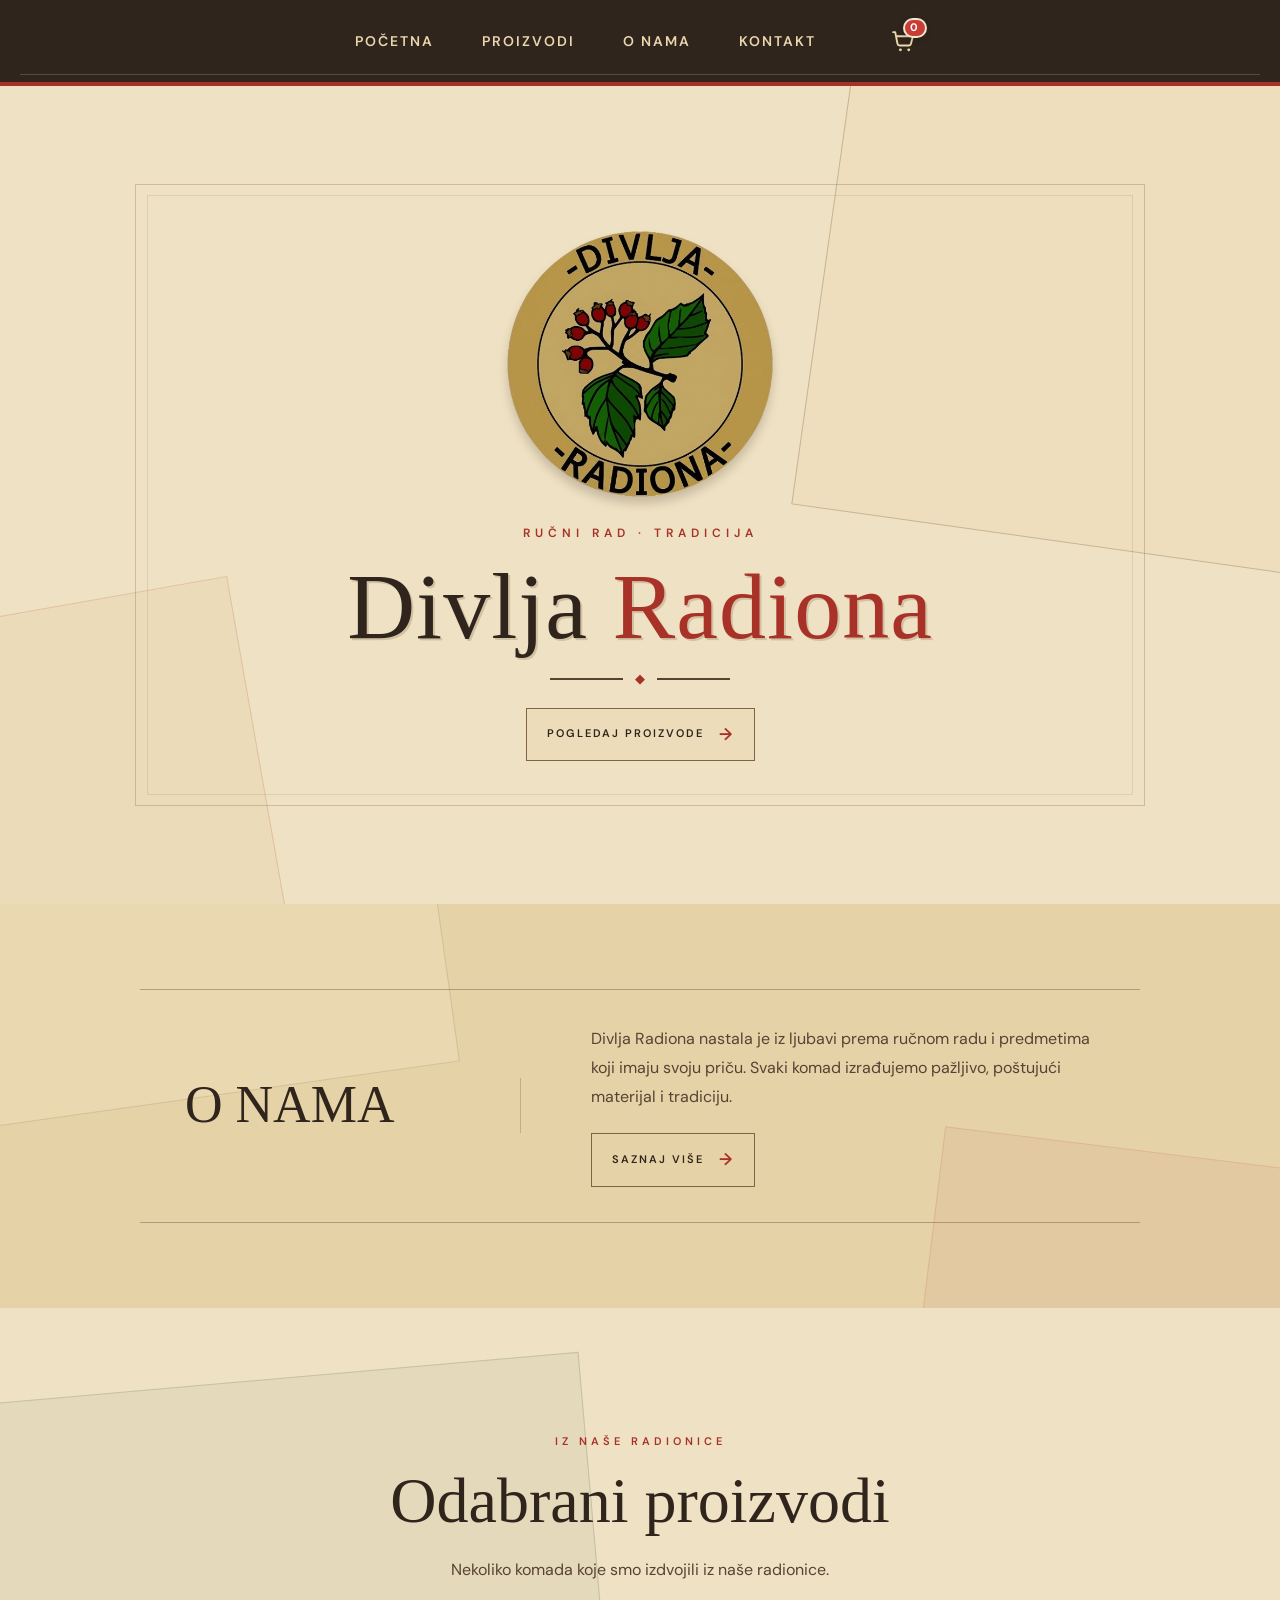
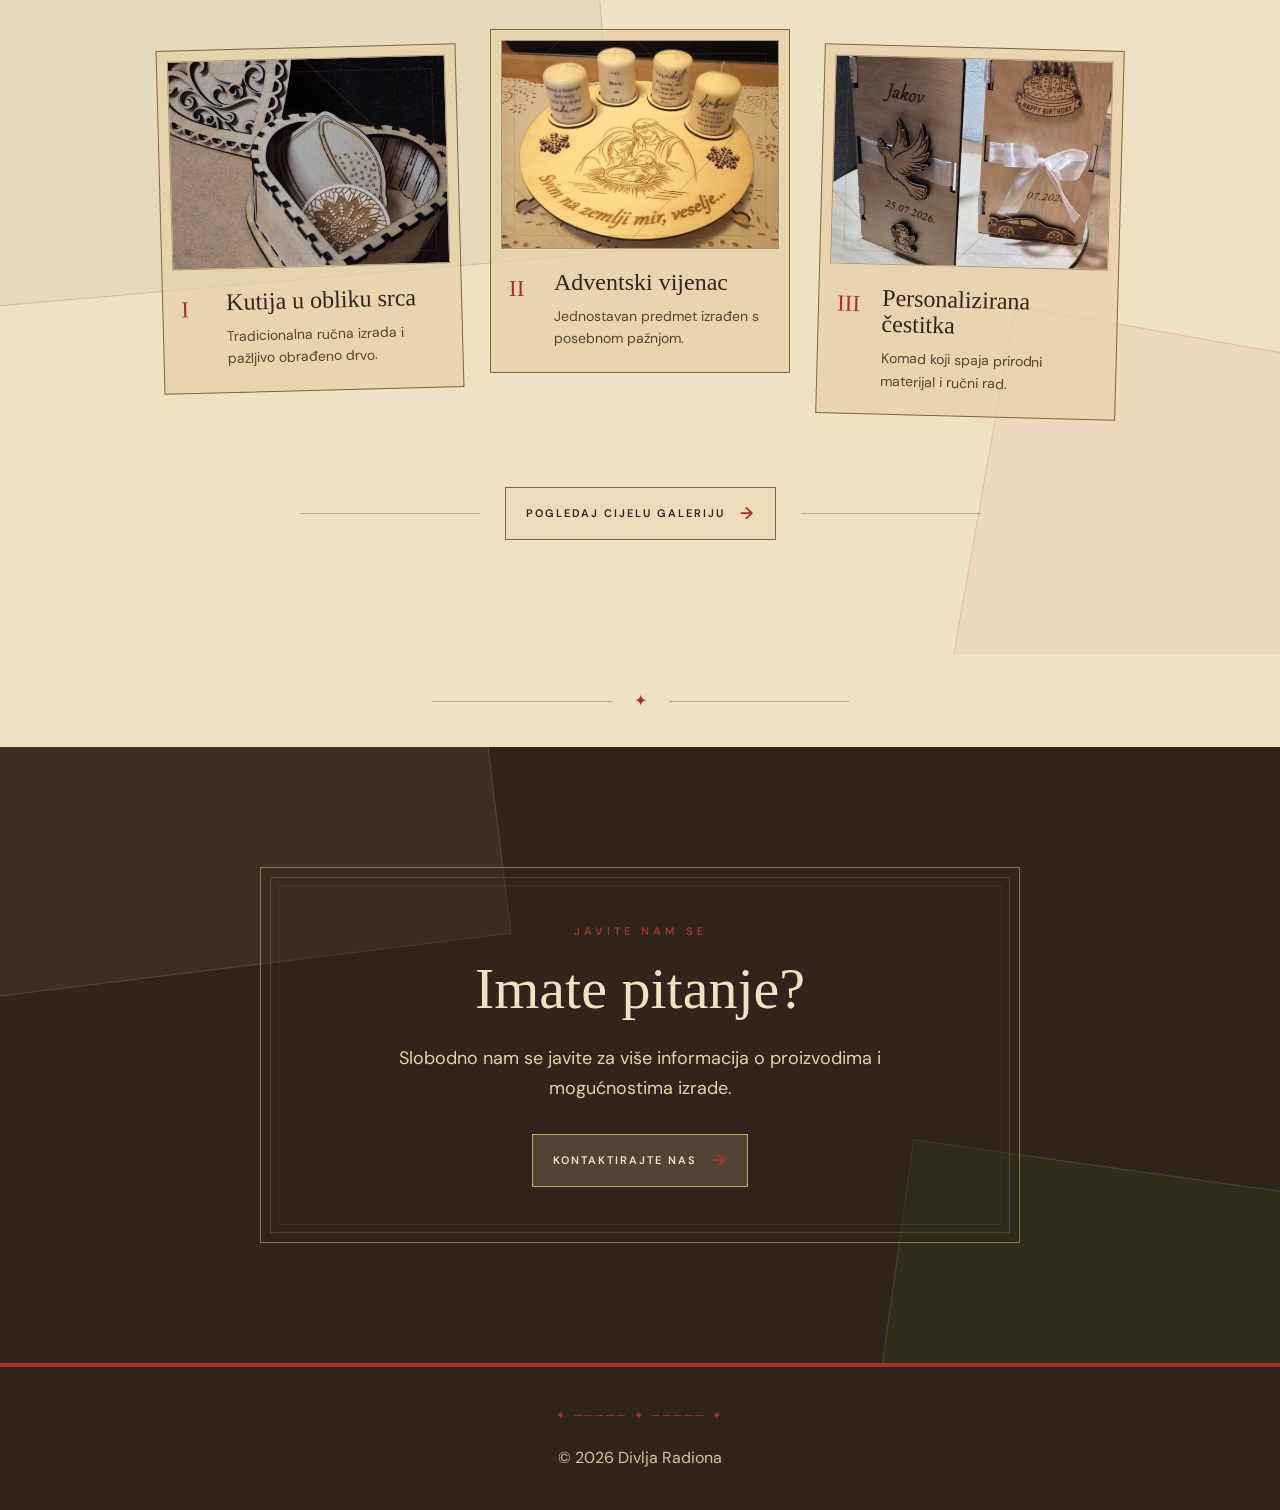
<file: index.html>
<!DOCTYPE html>
<html lang="hr">

<head>
    <meta name="google-site-verification" content="1KBafMCYCl9Ikzpx43Br2Jm6blo0UZtYifGV9FxXc7Y" />
    <meta charset="UTF-8">
    <meta name="viewport" content="width=device-width, initial-scale=1.0">

    <meta name="description" content="Divlja Radiona – ručno izrađeni proizvodi.">

    <link rel="icon" type="image/png" href="images/logo.png">

    <link rel="canonical" href="https://www.divljaradiona.com/">

    <title>Divlja Radiona</title>

    <link rel="preconnect" href="https://fonts.googleapis.com">
    <link rel="preconnect" href="https://fonts.gstatic.com" crossorigin>

    <link href="https://fonts.googleapis.com/css2?family=DM+Sans:wght@400;500;600&family=IM+Fell+English+SC&display=swap" rel="stylesheet">

    <link rel="stylesheet" href="style.css">
</head>

<body>

    <header class="header">
        <div class="nav-container">
            <nav class="navigation">
                <a href="index.html">Početna</a>
                <a href="proizvodi.html">Proizvodi</a>
                <a href="o-nama.html">O nama</a>
                <a href="kontakt.html">Kontakt</a>

                <a href="kosarica.html" class="cart-nav-link" aria-label="Otvori košaricu">
                    <icon-placeholder></icon-placeholder>
                    <svg viewBox="0 0 24 24" aria-hidden="true">
                        <path d="M3 3h2l2.2 11.2a2 2 0 0 0 2 1.6h8.9a2 2 0 0 0 2-1.6L22 7H6"
                            fill="none" stroke="currentColor" stroke-width="1.8"
                            stroke-linecap="round" stroke-linejoin="round"/>
                        <circle cx="10" cy="20" r="1.4" fill="currentColor"/>
                        <circle cx="18" cy="20" r="1.4" fill="currentColor"/>
                    </svg>

                    <span id="cartCount" class="cart-count" hidden>0</span>
                </a>
            </nav>
        </div>
    </header>

    <main>

        <section class="hero" id="pocetna">

            <div class="hero-content">

                <img src="images/logo.png" alt="Divlja Radiona" class="hero-logo">

                <p class="hero-subtitle">
                    RUČNI RAD · TRADICIJA
                </p>

                <h1>
                    Divlja <span>Radiona</span>
                </h1>

                <div class="hero-line"></div>

                <a href="proizvodi.html" class="hero-button">
                    Pogledaj proizvode
                </a>

            </div>

        </section>

        <section class="about-section" id="o-nama">

            <div class="about-inner">

                <div class="about-heading">

                    <h2>O NAMA</h2>

                </div>

                <div class="about-text">

                    <p>
                        Divlja Radiona nastala je iz ljubavi prema
                        ručnom radu i predmetima koji imaju
                        svoju priču. Svaki komad izrađujemo pažljivo,
                        poštujući materijal i tradiciju.
                    </p>

                    <a href="o-nama.html" class="about-button">
                        Saznaj više
                        <span>→</span>
                    </a>

                </div>

            </div>

        </section>

        <section class="products-section" id="proizvodi">

            <div class="products-inner">

                <div class="products-heading">

                    <p class="section-label">
                        IZ NAŠE RADIONICE
                    </p>

                    <h2>
                        Odabrani proizvodi
                    </h2>

                    <p class="products-intro">
                        Nekoliko komada koje smo izdvojili iz naše
                        radionice.
                    </p>

                </div>


                <div class="products-grid">


                    <article class="product-card">

                        <div class="product-image">

                            <img
                                src="images/proizvodi/Kutijasrce2.jpeg"
                                alt="Kutija u obliku srca"
                            >

                        </div>

                        <div class="product-info">

                            <span class="product-number">I</span>

                            <div>

                                <h3>
                                    Kutija u obliku srca
                                </h3>

                                <p>
                                    Tradicionalna ručna izrada
                                    i pažljivo obrađeno drvo.
                                </p>

                            </div>

                        </div>

                    </article>


                    <article class="product-card">

                        <div class="product-image">

                            <img
                                src="images/proizvodi/advent2.jpg"
                                alt="Adventski vijenac"
                            >

                        </div>

                        <div class="product-info">

                            <span class="product-number">II</span>

                            <div>

                                <h3>
                                    Adventski vijenac
                                </h3>

                                <p>
                                    Jednostavan predmet izrađen
                                    s posebnom pažnjom.
                                </p>

                            </div>

                        </div>

                    </article>


                    <article class="product-card">

                        <div class="product-image">

                            <img
                                src="images/proizvodi/čestitke.jpeg"
                                alt="Personalizirana čestitka"
                            >

                        </div>

                        <div class="product-info">

                            <span class="product-number">III</span>

                            <div>

                                <h3>
                                    Personalizirana čestitka
                                </h3>

                                <p>
                                    Komad koji spaja prirodni
                                    materijal i ručni rad.
                                </p>

                            </div>

                        </div>

                    </article>


                </div>


                <div class="products-footer">

                    <div class="products-footer-line"></div>

                    <a href="proizvodi.html" class="gallery-button">
                        Pogledaj cijelu galeriju
                        <span>→</span>
                    </a>

                    <div class="products-footer-line"></div>

                </div>

            </div>

        </section>

        <div class="section-divider">

            <span class="divider-line"></span>

            <span class="divider-symbol">✦</span>

            <span class="divider-line"></span>

        </div>


        <section class="contact-section" id="kontakt">

            <div class="contact-content">

                <p class="section-label">
                    JAVITE NAM SE
                </p>

                <h2>
                    Imate pitanje?
                </h2>

                <p>
                    Slobodno nam se javite za više informacija
                    o proizvodima i mogućnostima izrade.
                </p>

                <a href="kontakt.html" class="contact-button">
                    Kontaktirajte nas
                </a>

            </div>

        </section>

    </main>

    <footer class="footer">

        <p>
            © 2026 Divlja Radiona
        </p>

    </footer>

    <script src="kosarica-zajednicko.js"></script>

</body>
</html>
</file>
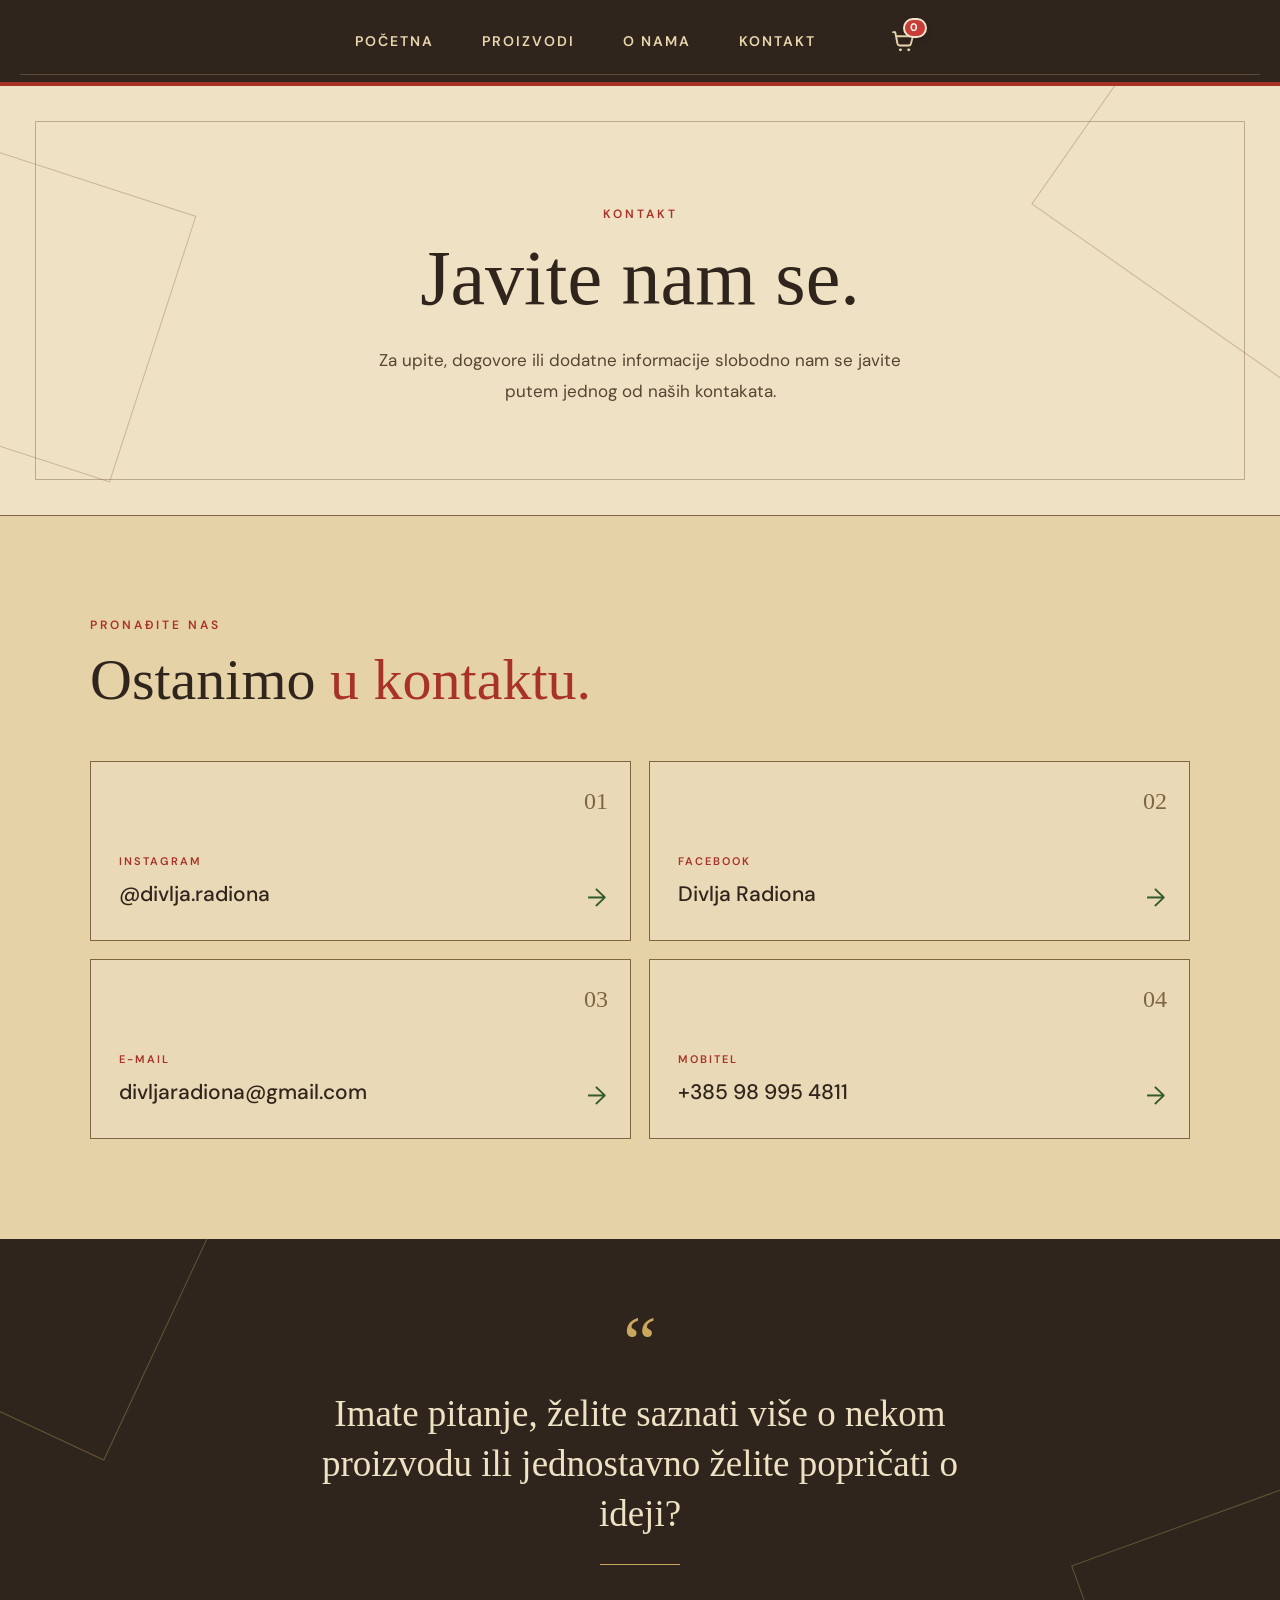
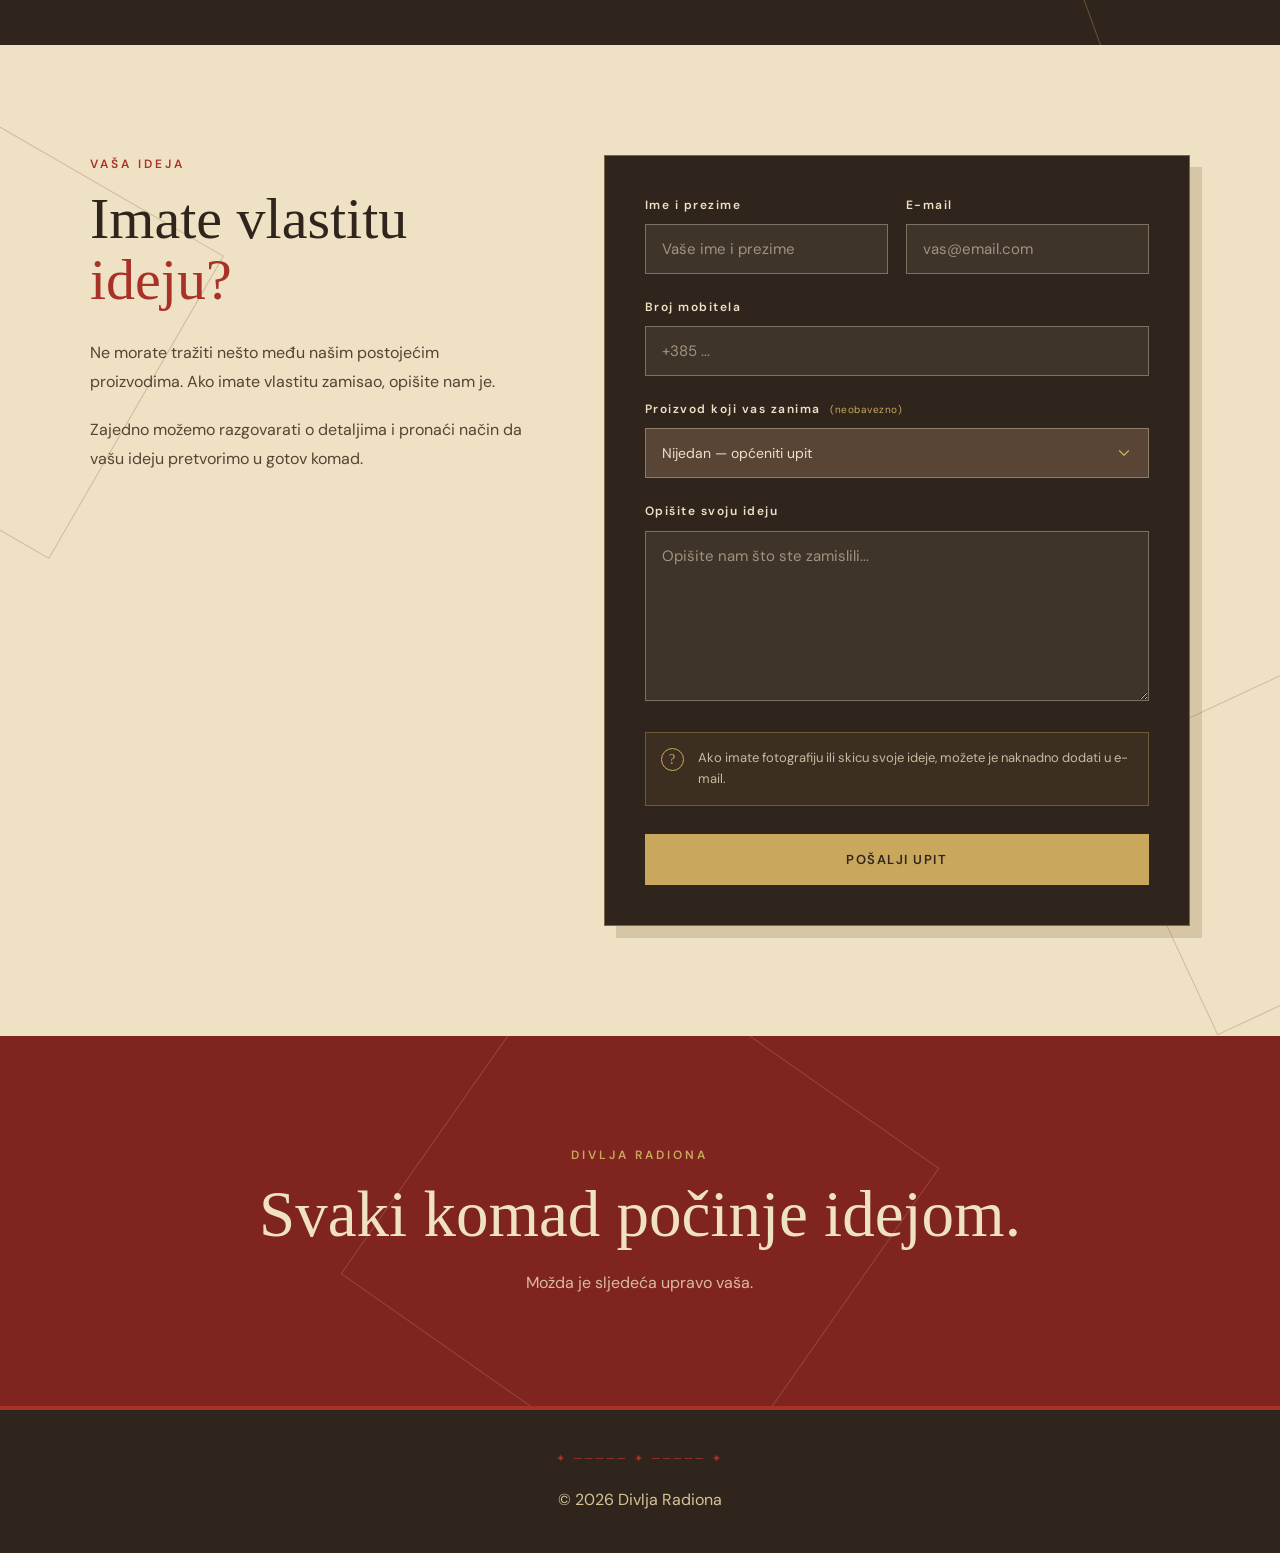
<file: kontakt.html>
<!DOCTYPE html>
<html lang="hr">

<head>

    <meta charset="UTF-8">
    <meta name="viewport" content="width=device-width, initial-scale=1.0">

    <meta
        name="description"
        content="Kontaktirajte Divlju Radionu za upite, dogovore i vlastite ideje za izradu.">

    <link rel="canonical" href="https://www.divljaradiona.com/kontakt.html">

    <link rel="icon" type="image/png" href="images/logo.png">

    <title>Kontakt | Divlja Radiona</title>

    <link rel="preconnect" href="https://fonts.googleapis.com">
    <link rel="preconnect" href="https://fonts.gstatic.com" crossorigin>

    <link href="https://fonts.googleapis.com/css2?family=DM+Sans:wght@400;500;600&family=IM+Fell+English+SC&display=swap" rel="stylesheet">
    <link rel="stylesheet" href="style.css">
    <link rel="stylesheet" href="kontakt.css">

</head>

<body>

<header class="header">

    <div class="nav-container">

        <nav class="navigation">

            <a href="index.html"> Početna</a>
            <a href="proizvodi.html"> Proizvodi</a>
            <a href="o-nama.html"> O nama</a>
            <a href="kontakt.html"> Kontakt</a>

            <a href="kosarica.html" class="cart-nav-link" aria-label="Otvori košaricu">
                <svg viewBox="0 0 24 24" aria-hidden="true">
                    <path d="M3 3h2l2.2 11.2a2 2 0 0 0 2 1.6h8.9a2 2 0 0 0 2-1.6L22 7H6"
                        fill="none" stroke="currentColor" stroke-width="1.8"
                        stroke-linecap="round" stroke-linejoin="round"/>
                    <circle cx="10" cy="20" r="1.4" fill="currentColor"/>
                    <circle cx="18" cy="20" r="1.4" fill="currentColor"/>
                </svg>

                <span id="cartCount" class="cart-count" hidden>0</span>
            </a>

        </nav>

    </div>

</header>

<main>

<section class="contact-page-hero">

    <div class="contact-hero-shape contact-hero-shape-left"></div>

    <div class="contact-hero-shape contact-hero-shape-right"></div>


    <div class="contact-hero-content">

        <p class="section-label">
            KONTAKT
        </p>

        <h1>
            Javite nam se.
        </h1>

        <p class="contact-hero-text">
            Za upite, dogovore ili dodatne informacije
            slobodno nam se javite putem jednog od
            naših kontakata.
        </p>

    </div>

</section>

<section class="contact-info-section">

    <div class="contact-info-inner">

        <div class="contact-info-heading">

            <p class="section-label">
                PRONAĐITE NAS
            </p>

            <h2>
                Ostanimo
                <span>u kontaktu.</span>
            </h2>

        </div>

        <div class="contact-info-grid">

            <a
                href="https://www.instagram.com/divlja.radiona?stkn=MThmeWIwN2FnYzAzNA=="
                class="contact-info-card"
                target="_blank">

                <span class="contact-info-number">
                    01
                </span>

                <span class="contact-info-label">
                    INSTAGRAM
                </span>

                <strong>
                    @divlja.radiona
                </strong>

                <span class="contact-info-arrow">
                    →
                </span>

            </a>

            <a
                href="https://www.facebook.com/share/17Y93nkMHC/?mibextid=wwXIfr"
                class="contact-info-card"
                target="_blank">

                <span class="contact-info-number">
                    02
                </span>

                <span class="contact-info-label">
                    FACEBOOK
                </span>

                <strong>
                    Divlja Radiona
                </strong>

                <span class="contact-info-arrow">
                    →
                </span>

            </a>

            <a
                href="https://mail.google.com/mail/?view=cm&fs=1&to=divljaradiona@gmail.com"
                class="contact-info-card"
                target="_blank"
                rel="noopener noreferrer">

                <span class="contact-info-number">
                    03
                </span>

                <span class="contact-info-label">
                    E-MAIL
                </span>

                <strong>
                    divljaradiona@gmail.com
                </strong>

                <span class="contact-info-arrow">
                    →
                </span>

            </a>

            <a href="tel:+385989954811" class="contact-info-card">

                <span class="contact-info-number">
                    04
                </span>

                <span class="contact-info-label">
                    MOBITEL
                </span>

                <strong>
                    +385 98 995 4811
                </strong>

                <span class="contact-info-arrow">
                    →
                </span>

            </a>

        </div>

    </div>

</section>

<section class="contact-message-section">


    <div class="contact-message-decoration"></div>


    <div class="contact-message-content">

        <span class="contact-message-mark">
            “
        </span>

        <p>
            Imate pitanje, želite saznati više
            o nekom proizvodu ili jednostavno
            želite popričati o ideji?
        </p>

        <div class="contact-message-line"></div>

    </div>

</section>

<section class="contact-form-section">

    <div class="contact-form-decoration contact-form-decoration-left"></div>

    <div class="contact-form-decoration contact-form-decoration-right"></div>

    <div class="contact-form-inner">

        <div class="contact-form-heading">

            <p class="section-label">
                VAŠA IDEJA
            </p>

            <h2>
                Imate vlastitu
                <span>ideju?</span>
            </h2>

            <p>
                Ne morate tražiti nešto među našim
                postojećim proizvodima. Ako imate
                vlastitu zamisao, opišite nam je.
            </p>

            <p>
                Zajedno možemo razgovarati o detaljima
                i pronaći način da vašu ideju pretvorimo
                u gotov komad.
            </p>

        </div>

        <div class="contact-form-wrapper">

            <form class="contact-form" id="contactForm">

                <div class="form-row">

                    <div class="form-group">

                        <label for="name">
                            Ime i prezime
                        </label>

                        <input
                            type="text"
                            id="name"
                            name="name"
                            placeholder="Vaše ime i prezime"
                            required>

                    </div>

                    <div class="form-group">

                        <label for="email">
                            E-mail
                        </label>

                        <input
                            type="email"
                            id="email"
                            name="email"
                            placeholder="vas@email.com"
                            required>

                    </div>

                </div>

                <div class="form-group">

                    <label for="phone">
                        Broj mobitela
                    </label>

                    <input
                        type="tel"
                        id="phone"
                        name="phone"
                        placeholder="+385 ...">

                </div>

                <div class="form-group">

                    <label for="product">
                        Proizvod koji vas zanima
                        <span class="optional-label">(neobavezno)</span>
                    </label>

                    <select id="product" name="product">
                        <option value="">Nijedan — općeniti upit</option>
                    </select>

                </div>

                <div class="form-group">

                    <label for="message">
                        Opišite svoju ideju
                    </label>

                    <textarea
                        id="message"
                        name="message"
                        rows="7"
                        placeholder="Opišite nam što ste zamislili..."
                        required
                    ></textarea>

                </div>

                <div class="form-note">

                    <span>
                        ?
                    </span>

                    <p>
                        Ako imate fotografiju ili skicu
                        svoje ideje, možete je naknadno
                        dodati u e-mail.
                    </p>

                </div>
                <button
                    type="submit"
                    class="contact-submit-button"
                >
                    Pošalji upit
                </button>

            </form>

        </div>

    </div>

</section>

<section class="contact-final-section">

    <div class="contact-final-decoration"></div>

    <div class="contact-final-content">

        <p class="section-label">
            DIVLJA RADIONA
        </p>

        <h2>
            Svaki komad
            počinje idejom.
        </h2>

        <p>
            Možda je sljedeća upravo vaša.
        </p>

    </div>

</section>

</main>

<footer class="footer">

    <p>
        © 2026 Divlja Radiona
    </p>

</footer>

<script>

    document.addEventListener("DOMContentLoaded", async function () {

        const productSelect = document.getElementById("product");

        try {

            const response = await fetch("podaci/proizvodi.json");

            if (!response.ok) {
                throw new Error("Proizvodi se nisu mogli učitati.");
            }

            const data = await response.json();

            const products = Array.isArray(data)
                ? data
                : data.products || data.proizvodi || [];

            products.forEach(function (product) {

                const option = document.createElement("option");

                const productName =
                    product.name ||
                    product.title ||
                    product.naziv ||
                    product.ime;

                if (!productName) {
                    return;
                }

                option.value = productName;
                option.textContent = productName;

                productSelect.appendChild(option);

            });

        } catch (error) {

            console.error("Greška pri učitavanju proizvoda:", error);

        }

    });


    document
        .getElementById("contactForm")
        .addEventListener("submit", function (event) {

            event.preventDefault();

            const name =
                document.getElementById("name").value;

            const email =
                document.getElementById("email").value;

            const phone =
                document.getElementById("phone").value;

            const product =
                document.getElementById("product").value;

            const message =
                document.getElementById("message").value;


            const subject = product
                ? "Upit za proizvod: " + product + " - Divlja Radiona"
                : "Upit - Divlja Radiona";


            const body =
                "Ime i prezime: " + name + "\n\n" +
                "E-mail: " + email + "\n" +
                "Broj mobitela: " + phone + "\n" +
                "Proizvod koji me zanima: " +
                (product || "Nije odabran — općeniti upit") +
                "\n\n" +
                "Poruka:\n" + message;


            const gmailUrl =
                "https://mail.google.com/mail/?view=cm" +
                "&fs=1" +
                "&to=divljaradiona@gmail.com" +
                "&su=" + encodeURIComponent(subject) +
                "&body=" + encodeURIComponent(body);


            window.open(gmailUrl, "_blank");

        });

</script>
<script src="kosarica-zajednicko.js"></script>

</body>

</html>
</file>
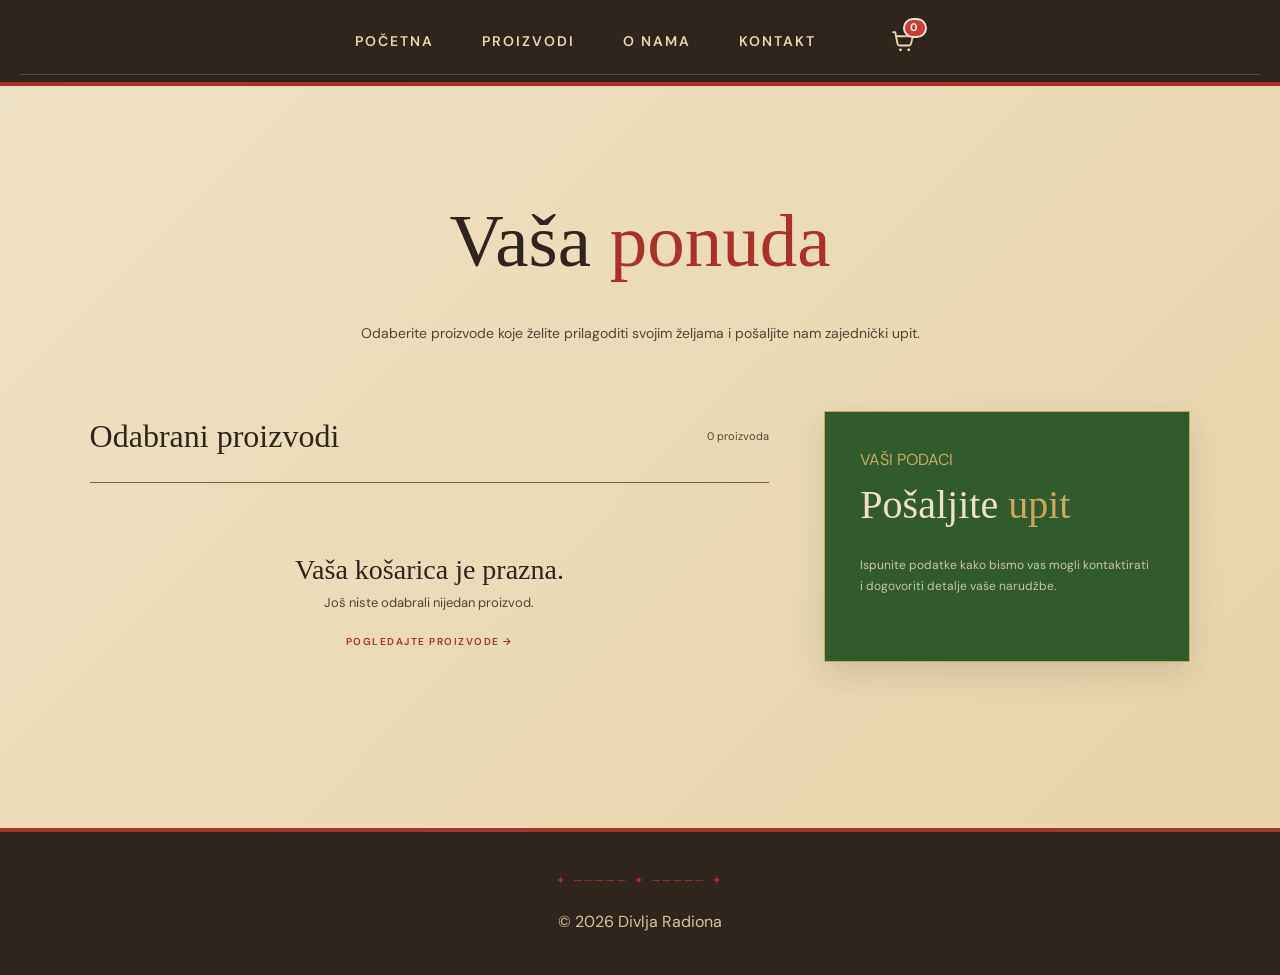
<file: kosarica.html>
<!DOCTYPE html>
<html lang="hr">
<head>
    <meta charset="UTF-8">
    <meta name="viewport" content="width=device-width, initial-scale=1.0">

    <title>Moja ponuda | Divlja Radiona</title>

    <link rel="preconnect" href="https://fonts.googleapis.com">
    <link rel="preconnect" href="https://fonts.gstatic.com" crossorigin>

    <link rel="icon" type="image/png" href="images/logo.png">

    <link href="https://fonts.googleapis.com/css2?family=DM+Sans:wght@400;500;600&family=IM+Fell+English+SC&display=swap" rel="stylesheet">

    <link rel="stylesheet" href="style.css">
    <link rel="stylesheet" href="kosarica.css">
</head>

<body>

    <header class="header">
        <div class="nav-container">
            <nav class="navigation">
                <a href="index.html">Početna</a>
                <a href="proizvodi.html">Proizvodi</a>
                <a href="o-nama.html">O nama</a>
                <a href="kontakt.html">Kontakt</a>

                <a href="kosarica.html" class="cart-nav-link" aria-label="Otvori košaricu">
                    <svg viewBox="0 0 24 24" aria-hidden="true">
                        <path d="M3 3h2l2.2 11.2a2 2 0 0 0 2 1.6h8.9a2 2 0 0 0 2-1.6L22 7H6"
                            fill="none" stroke="currentColor" stroke-width="1.8"
                            stroke-linecap="round" stroke-linejoin="round"/>
                        <circle cx="10" cy="20" r="1.4" fill="currentColor"/>
                        <circle cx="18" cy="20" r="1.4" fill="currentColor"/>
                    </svg>

                    <span id="cartCount" class="cart-count" hidden>0</span>
                </a>
            </nav>
        </div>
    </header>

    <main class="cart-page">

        <section class="cart-heading">
            <h1>Vaša <span>ponuda</span></h1>
            <p>Odaberite proizvode koje želite prilagoditi svojim željama i pošaljite nam zajednički upit.</p>
        </section>

        <section class="cart-content">

            <div class="cart-products">
                <div class="cart-section-heading">
                    <h2>Odabrani proizvodi</h2>
                    <span id="cartProductCount">0 proizvoda</span>
                </div>

                <div id="cartItems"></div>
            </div>

            <aside class="cart-form-section">

                <p class="section-label">VAŠI PODACI</p>
                <h2>Pošaljite <span>upit</span></h2>

                <p class="cart-form-intro">
                    Ispunite podatke kako bismo vas mogli kontaktirati
                    i dogovoriti detalje vaše narudžbe.
                </p>

                <form id="quoteForm">

                    <div class="form-row">
                        <div class="form-group">
                            <label for="ime">Ime *</label>
                            <input type="text" id="ime" name="ime" required>
                        </div>

                        <div class="form-group">
                            <label for="prezime">Prezime *</label>
                            <input type="text" id="prezime" name="prezime" required>
                        </div>
                    </div>

                    <div class="form-group">
                        <label for="email">E-mail *</label>
                        <input type="email" id="email" name="email" required>
                    </div>

                    <div class="form-group">
                        <label for="telefon">Broj mobitela *</label>
                        <input type="tel" id="telefon" name="telefon" required>
                    </div>

                    <div class="form-group">
                        <label for="opcenitaNapomena">Dodatne informacije</label>
                        <textarea
                            id="opcenitaNapomena"
                            name="opcenitaNapomena"
                            rows="4"
                            placeholder="Ovdje možete napisati dodatne informacije za cijelu ponudu..."
                        ></textarea>
                    </div>

                    <button type="submit" class="send-quote-button">
                        Pošalji upit <span>→</span>
                    </button>

                    <p class="form-required-note">* Obavezna polja</p>

                    <p id="formMessage" class="form-message"></p>

                </form>

            </aside>

        </section>

    </main>

    <footer class="footer">
        <p>© 2026 Divlja Radiona</p>
    </footer>

    <script src="kosarica-zajednicko.js"></script>
    <script src="kosarica.js"></script>

</body>
</html>
</file>
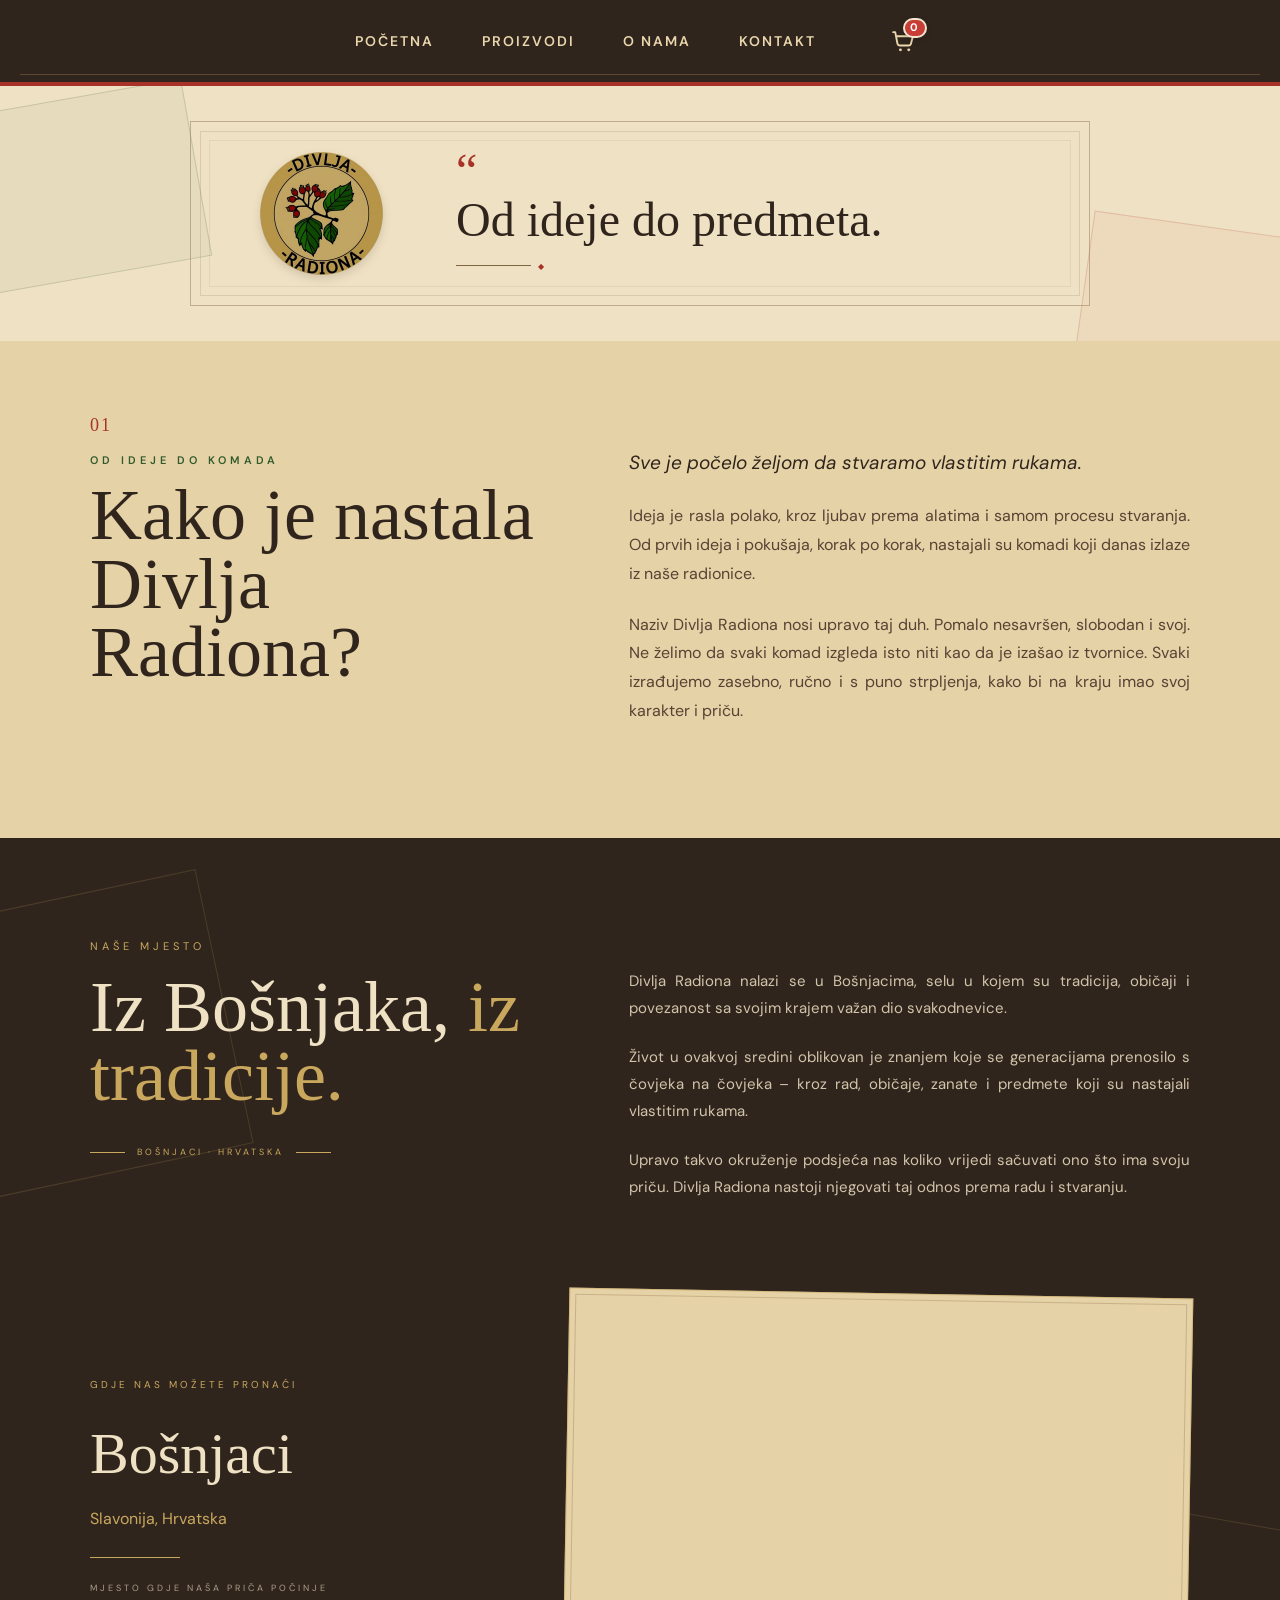
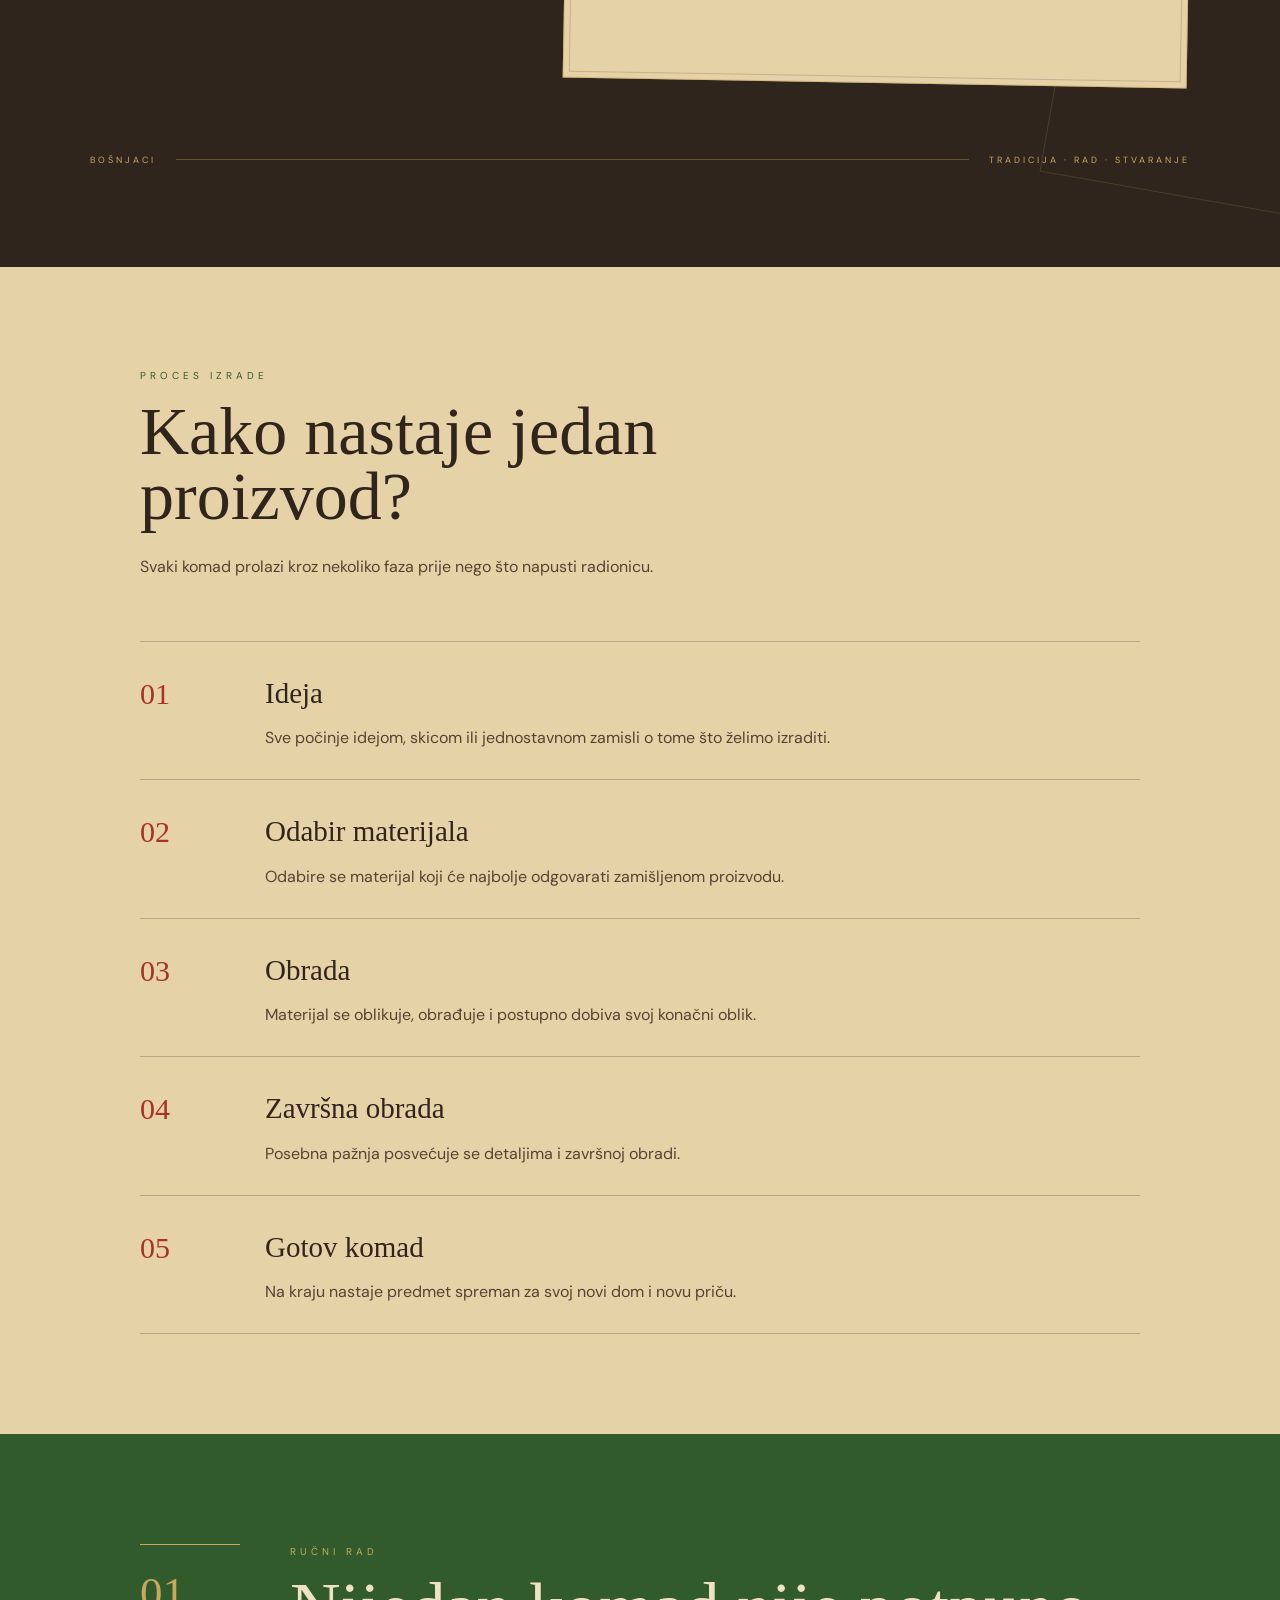
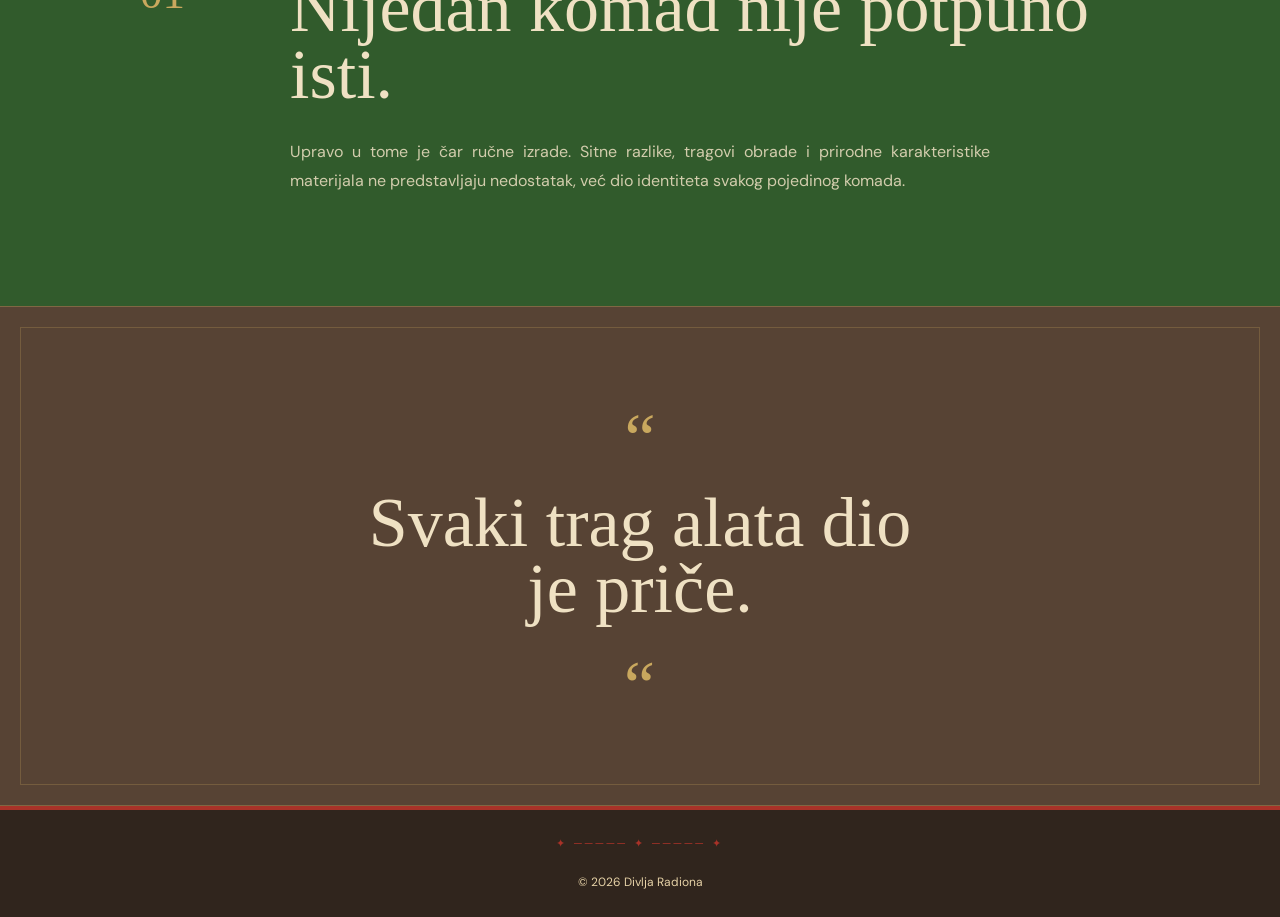
<file: o-nama.html>
<!DOCTYPE html>
<html lang="hr">

<head>
    <meta charset="UTF-8">
    <meta name="viewport" content="width=device-width, initial-scale=1.0">

    <meta
        name="description"
        content="Saznajte više o Divljoj Radioni, našem pristupu ručnoj izradi, ljubavi prema drvu i mjestu iz kojeg dolazimo.">

    <title>O nama | Divlja Radiona</title>

    <link rel="icon" type="image/png" href="images/logo.png">
    
    <link rel="canonical" href="https://www.divljaradiona.com/o-nama.html">

    <link rel="preconnect" href="https://fonts.googleapis.com">
    <link rel="preconnect" href="https://fonts.gstatic.com" crossorigin>

    <link href="https://fonts.googleapis.com/css2?family=DM+Sans:wght@400;500;600&family=IM+Fell+English+SC&display=swap" rel="stylesheet">

    <link rel="stylesheet" href="style.css">
    <link rel="stylesheet" href="o-nama.css">

</head>

<body>

<header class="header">
    <div class="nav-container">
        <nav class="navigation">
            <a href="index.html">Početna</a>
            <a href="proizvodi.html">Proizvodi</a>
            <a href="o-nama.html">O nama</a>
            <a href="kontakt.html">Kontakt</a>

            <a href="kosarica.html" class="cart-nav-link" aria-label="Otvori košaricu">
                <icon-placeholder></icon-placeholder>
                <svg viewBox="0 0 24 24" aria-hidden="true">
                    <path d="M3 3h2l2.2 11.2a2 2 0 0 0 2 1.6h8.9a2 2 0 0 0 2-1.6L22 7H6"
                        fill="none" stroke="currentColor" stroke-width="1.8"
                        stroke-linecap="round" stroke-linejoin="round"/>
                    <circle cx="10" cy="20" r="1.4" fill="currentColor"/>
                    <circle cx="18" cy="20" r="1.4" fill="currentColor"/>
                </svg>

                <span id="cartCount" class="cart-count" hidden>0</span>
            </a>
        </nav>
    </div>
</header>


<main>

    <section class="about-page-hero">

        <div class="about-page-shape about-page-shape-left"></div>
        <div class="about-page-shape about-page-shape-right"></div>

        <div class="about-page-hero-content">

            <div class="about-page-logo-wrap">
                <img
                    src="images/logo.png"
                    alt="Divlja Radiona"
                    class="about-page-logo">
            </div>

            <div class="about-page-quote">

                <span class="about-page-quote-mark">“</span>

                <p>
                    Od ideje do predmeta.
                </p>

                <div class="about-page-quote-line"></div>

            </div>

        </div>

        </section>

    <section class="story-section">

        <div class="story-inner">

            <div class="story-heading">

                <p class="section-label">
                    OD IDEJE DO KOMADA
                </p>

                <h2>
                    Kako je nastala
                    Divlja Radiona?
                </h2>

            </div>

            <div class="story-content">

                <p>
                    <i>Sve je počelo željom da stvaramo vlastitim rukama.</i>
                </p>

                <p>
                    Ideja je rasla polako, kroz ljubav prema alatima i samom procesu stvaranja. 
                    Od prvih ideja i pokušaja, korak po korak, nastajali su komadi koji danas 
                    izlaze iz naše radionice.
                </p>

                <p>
                    Naziv Divlja Radiona nosi upravo taj duh. Pomalo nesavršen, slobodan i svoj. 
                    Ne želimo da svaki komad izgleda isto niti kao da je izašao iz tvornice. Svaki izrađujemo zasebno, 
                    ručno i s puno strpljenja, kako bi na kraju imao svoj karakter i priču. 
                </p>

            </div>

        </div>

    </section>

    <section class="bosnjaci-section">

        <div class="bosnjaci-decoration bosnjaci-decoration-left"></div>
        <div class="bosnjaci-decoration bosnjaci-decoration-right"></div>

        <div class="bosnjaci-inner">

            <div class="bosnjaci-heading">

                <p class="section-label">
                    NAŠE MJESTO
                </p>

                <h2>
                    Iz Bošnjaka,
                    <span>iz tradicije.</span>
                </h2>

                <div class="bosnjaci-mark">

                    <span></span>

                    BOŠNJACI · HRVATSKA

                    <span></span>

                </div>

            </div>

            <div class="bosnjaci-text">

                <p>
                    Divlja Radiona nalazi se u Bošnjacima, selu
                    u kojem su tradicija, običaji i povezanost
                    sa svojim krajem važan dio svakodnevice.
                </p>

                <p>
                    Život u ovakvoj sredini oblikovan je znanjem
                    koje se generacijama prenosilo s čovjeka na
                    čovjeka – kroz rad, običaje, zanate i predmete
                    koji su nastajali vlastitim rukama.
                </p>

                <p>
                    Upravo takvo okruženje podsjeća nas koliko
                    vrijedi sačuvati ono što ima svoju priču.
                    Divlja Radiona nastoji njegovati taj odnos
                    prema radu i stvaranju.
                </p>

            </div>

        </div>

        <div class="bosnjaci-location">

            <div class="bosnjaci-location-info">

                <p class="section-label">
                    GDJE NAS MOŽETE PRONAĆI
                </p>

                <h3>
                    Bošnjaci
                </h3>

                <p>
                    Slavonija, Hrvatska
                </p>

                <div class="location-line"></div>

                <span>
                    MJESTO GDJE NAŠA PRIČA POČINJE
                </span>

            </div>

            <div class="bosnjaci-map">

                <iframe
                    src="https://www.google.com/maps?q=Bo%C5%A1njaci%2C%20Hrvatska&output=embed"
                    loading="lazy"
                    allowfullscreen=""
                    referrerpolicy="no-referrer-when-downgrade">
                </iframe>

                <div class="map-frame"></div>

            </div>

        </div>

        <div class="bosnjaci-bottom">

            <span>
                BOŠNJACI
            </span>

            <div></div>

            <span>
                TRADICIJA · RAD · STVARANJE
            </span>

        </div>

    </section>

    <section class="process-section">

        <div class="process-inner">

            <div class="process-heading">

                <p class="section-label">
                    PROCES IZRADE
                </p>

                <h2>
                    Kako nastaje
                    jedan proizvod?
                </h2>

                <p>
                    Svaki komad prolazi kroz nekoliko faza
                    prije nego što napusti radionicu.
                </p>

            </div>


            <div class="process-list">

                <article class="process-item">

                    <div class="process-number">
                        01
                    </div>

                    <div class="process-content">

                        <h3>
                            Ideja
                        </h3>

                        <p>
                            Sve počinje idejom, skicom ili
                            jednostavnom zamisli o tome što
                            želimo izraditi.
                        </p>

                    </div>

                </article>

                <article class="process-item">

                    <div class="process-number">
                        02
                    </div>

                    <div class="process-content">

                        <h3>
                            Odabir materijala
                        </h3>

                        <p>
                            Odabire se materijal koji će
                            najbolje odgovarati zamišljenom
                            proizvodu.
                        </p>

                    </div>

                </article>

                <article class="process-item">

                    <div class="process-number">
                        03
                    </div>

                    <div class="process-content">

                        <h3>
                            Obrada
                        </h3>

                        <p>
                            Materijal se oblikuje, obrađuje
                            i postupno dobiva svoj konačni
                            oblik.
                        </p>

                    </div>

                </article>

                <article class="process-item">

                    <div class="process-number">
                        04
                    </div>

                    <div class="process-content">

                        <h3>
                            Završna obrada
                        </h3>

                        <p>
                            Posebna pažnja posvećuje se
                            detaljima i završnoj obradi.
                        </p>

                    </div>

                </article>

                <article class="process-item">

                    <div class="process-number">
                        05
                    </div>

                    <div class="process-content">

                        <h3>
                            Gotov komad
                        </h3>

                        <p>
                            Na kraju nastaje predmet spreman
                            za svoj novi dom i novu priču.
                        </p>

                    </div>

                </article>


            </div>

        </div>

    </section>

    <section class="unique-section">

        <div class="unique-inner">


            <div class="unique-number">
                01
            </div>


            <div class="unique-content">

                <p class="section-label">
                    RUČNI RAD
                </p>

                <h2>
                    Nijedan komad
                    nije potpuno isti.
                </h2>

                <p>
                    Upravo u tome je čar ručne izrade.
                    Sitne razlike, tragovi obrade i prirodne
                    karakteristike materijala ne predstavljaju
                    nedostatak, već dio identiteta svakog
                    pojedinog komada.
                </p>

            </div>

        </div>

    </section>

    <section class="workshop-section">

        <div class="workshop-photo-placeholder">

            <div class="workshop-overlay">

                <span class="workshop-quote-mark">
                    “
                </span>

                <p>
                    Svaki trag alata
                    dio je priče.
                </p>

                <span class="workshop-quote-mark workshop-quote-end">
                    ”
                </span>

            </div>

        </div>

    </section>

</main>

<footer class="footer">

    <p>
        © 2026 Divlja Radiona
    </p>

</footer>

<script src="kosarica-zajednicko.js"></script>

</body>
</html>
</file>
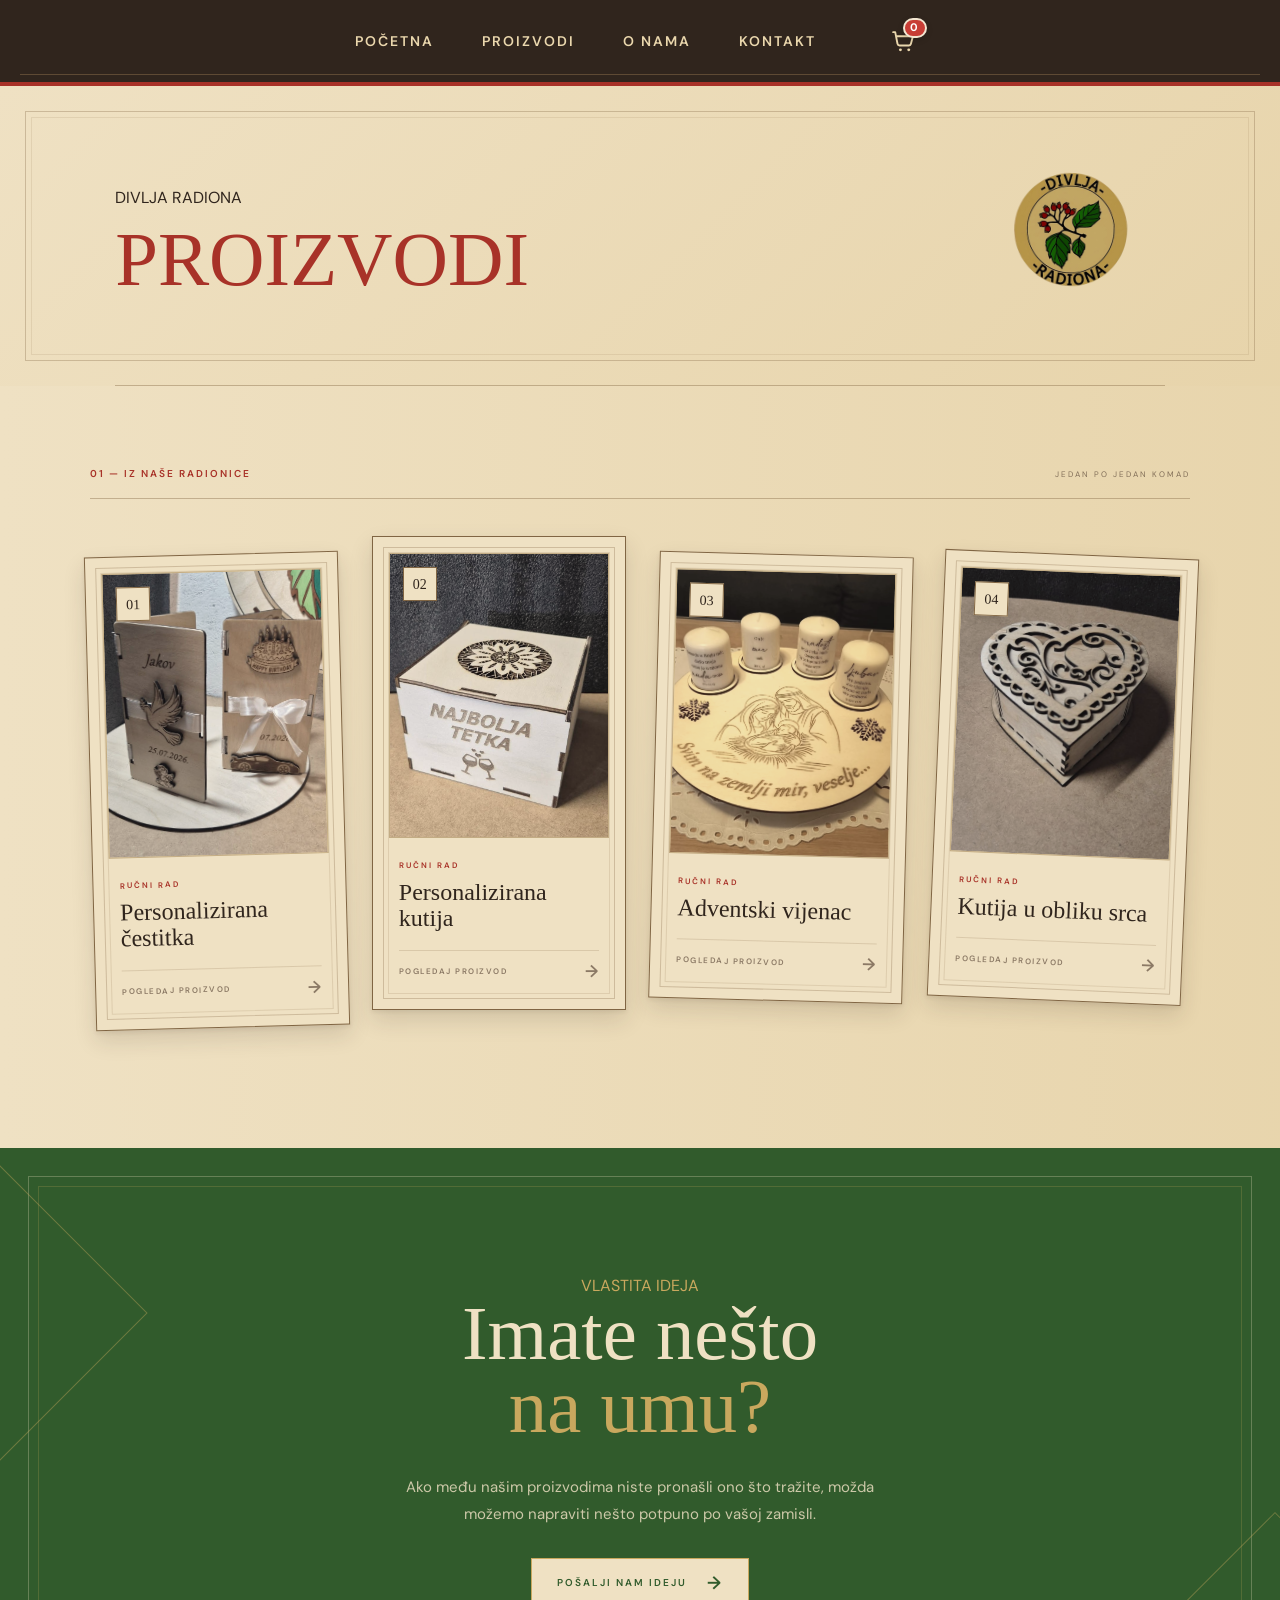
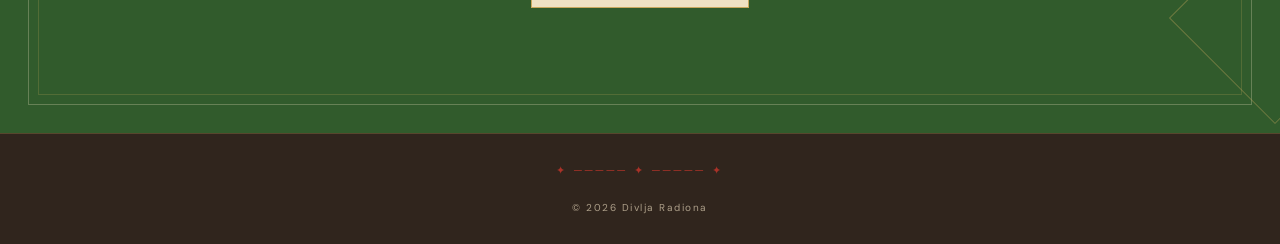
<file: proizvodi.html>
<!DOCTYPE html>
<html lang="hr">

<head>

    <meta charset="UTF-8">

    <meta name="viewport" content="width=device-width, initial-scale=1.0">

    <title>Proizvodi | Divlja Radiona</title>

    <link rel="icon" type="image/png" href="images/logo.png">
    
    <link rel="canonical" href="https://www.divljaradiona.com/proizvodi.html">
    
    <link rel="preconnect" href="https://fonts.googleapis.com">

    <link rel="preconnect" href="https://fonts.gstatic.com" crossorigin>

    <link href="https://fonts.googleapis.com/css2?family=DM+Sans:wght@400;500;600&family=IM+Fell+English+SC&display=swap" rel="stylesheet">

    <link rel="stylesheet" href="style.css">

    <link rel="stylesheet" href="proizvodi.css">

</head>


<body>

    <header class="header">

        <div class="nav-container">

            <nav class="navigation">

                <a href="index.html"> Početna</a>
                <a href="proizvodi.html"> Proizvodi</a>
                <a href="o-nama.html"> O nama</a>
                <a href="kontakt.html"> Kontakt</a>

                <a href="kosarica.html" class="cart-nav-link" aria-label="Otvori košaricu">
                    <icon-placeholder></icon-placeholder>
                    <svg viewBox="0 0 24 24" aria-hidden="true">
                        <path d="M3 3h2l2.2 11.2a2 2 0 0 0 2 1.6h8.9a2 2 0 0 0 2-1.6L22 7H6"
                            fill="none" stroke="currentColor" stroke-width="1.8"
                            stroke-linecap="round" stroke-linejoin="round"/>
                        <circle cx="10" cy="20" r="1.4" fill="currentColor"/>
                        <circle cx="18" cy="20" r="1.4" fill="currentColor"/>
                    </svg>

                    <span id="cartCount" class="cart-count" hidden>0</span>
                </a>

            </nav>

        </div>

    </header>

    <main>

        <section class="products-header">

            <div class="products-header-content">

                <p class="section-label">
                    DIVLJA RADIONA
                </p>

                <h1>
                    PROIZVODI
                </h1>


            </div>

            <div class="products-header-logo">

                <img src="images/logo.png" alt="Divlja Radiona">

            </div>

            <div class="products-header-line"></div>

        </section>

        <section class="products-collection">

            <div class="collection-heading">

                <p class="collection-note">
                    01 — IZ NAŠE RADIONICE
                </p>

                <span>
                    JEDAN PO JEDAN KOMAD
                </span>

            </div>

            <div class="products-grid">

            </div>

        </section>

        <section class="products-cta">

            <div class="products-cta-frame"></div>


            <div
                class="products-cta-decoration products-cta-decoration-left"></div>


            <div
                class="products-cta-decoration products-cta-decoration-right"></div>

            <div class="products-cta-content">


                <p class="section-label">
                    VLASTITA IDEJA
                </p>

                <h2>
                    Imate nešto
                    <span>na umu?</span>
                </h2>


                <p>
                    Ako među našim proizvodima niste pronašli
                    ono što tražite, možda možemo napraviti
                    nešto potpuno po vašoj zamisli.
                </p>


                <a href="kontakt.html" class="products-cta-button">
                    Pošalji nam ideju

                    <span>→</span>

                </a>

            </div>

        </section>

    </main>

    <footer class="footer">

        <p>
            © 2026 Divlja Radiona
        </p>

    </footer>

    <script src="kosarica-zajednicko.js"></script>
    <script src="proizvodi.js"></script>

</body>

</html>
</file>
<file: style.css>
:root {
    --cream: #efe1c3;
    --paper: #e6d2a7;
    --gold: #c9a85e;

    --brown: #30251d;
    --brown-light: #574334;

    --red: #a83228;
    --red-dark: #7f241e;

    --green: #315b2c;
    --green-dark: #203d1d;

    --line: #806543;
}

* {
    margin: 0;
    padding: 0;
    box-sizing: border-box;
}

html {
    scroll-behavior: smooth;
}

body {
    font-family: "DM Sans", sans-serif;
    color: var(--brown);
    background-color: var(--cream);
    line-height: 1.6;
    overflow-x: hidden;
}

.header {
    background-color: var(--brown);
    border-bottom: 4px solid var(--red);
    position: relative;
    z-index: 10;
}

.header::after {
    content: "";
    position: absolute;
    left: 20px;
    right: 20px;
    bottom: 7px;
    height: 1px;
    background-color: #8b704d;
    opacity: 0.5;
}

.nav-container {
    max-width: 1200px;
    min-height: 82px;
    margin: 0 auto;
    padding: 0 30px;

    display: flex;
    justify-content: center;
    align-items: center;
}

.navigation {
    display: flex;
    align-items: center;
    justify-content: center;
    gap: 48px;
}

.navigation a {
    color: #ead7ad;
    text-decoration: none;
    font-size: 14px;
    font-weight: 600;
    letter-spacing: 2px;
    text-transform: uppercase;
    transition: 0.25s ease;
}

.navigation a:hover {
    color: #c94739;
}

.hero {
    min-height: calc(100vh - 82px);
    padding: 80px 25px;

    display: flex;
    align-items: center;
    justify-content: center;
    text-align: center;

    position: relative;
    overflow: hidden;
    background-color: var(--cream);
}

.hero::before {
    content: "";
    position: absolute;
    width: 720px;
    height: 720px;
    border: 1px solid rgba(128, 101, 67, 0.35);
    transform: rotate(8deg);
    right: -280px;
    top: -250px;
    background-color: rgba(230, 210, 167, 0.22);
    pointer-events: none;
}

.hero::after {
    content: "";
    position: absolute;
    width: 580px;
    height: 580px;
    border: 1px solid rgba(168, 50, 40, 0.16);
    transform: rotate(-10deg);
    left: -300px;
    bottom: -300px;
    background-color: rgba(201, 168, 94, 0.10);
    pointer-events: none;
}

.hero-content {
    width: 100%;
    max-width: 850px;

    display: flex;
    flex-direction: column;
    align-items: center;

    position: relative;
    z-index: 2;
}

.hero-content::before {
    content: "";
    position: absolute;
    inset: -45px -80px;
    border: 1px solid rgba(128, 101, 67, 0.30);
    pointer-events: none;
}

.hero-content::after {
    content: "";
    position: absolute;
    inset: -34px -68px;
    border: 1px solid rgba(128, 101, 67, 0.16);
    pointer-events: none;
}

.hero-logo {
    width: 270px;
    height: 270px;
    object-fit: contain;
    margin-bottom: 25px;

    filter: drop-shadow(0 7px 5px rgba(48, 37, 29, 0.20));
    transition: transform 0.3s ease;
}

.hero-logo:hover {
    transform: scale(1.025) rotate(-1deg);
}

.hero-subtitle {
    color: var(--red);
    font-size: 12px;
    font-weight: 600;
    letter-spacing: 5px;
    margin-bottom: 15px;
}

.hero h1 {
    font-family: "IM Fell English SC", serif;
    font-weight: 400;
    color: var(--brown);
    font-size: clamp(52px, 8vw, 94px);
    line-height: 1;
    margin-bottom: 25px;
    letter-spacing: 1px;

    text-shadow: 2px 2px 0 rgba(128, 101, 67, 0.25);
}

.hero h1 span {
    color: var(--red);
}

.hero-line {
    width: 180px;
    height: 2px;
    background-color: var(--brown-light);
    margin-bottom: 28px;
    position: relative;
}

.hero-line::before {
    content: "◆";
    position: absolute;
    left: 50%;
    top: 50%;
    transform: translate(-50%, -50%);
    background-color: var(--cream);
    padding: 0 12px;
    color: var(--red);
    font-size: 13px;
}

.hero-button {
    display: inline-flex;
    align-items: center;
    gap: 15px;
    padding: 12px 20px;

    background-color: rgba(230, 210, 167, 0.35);
    color: var(--brown);
    border: 1px solid var(--line);

    text-decoration: none;
    text-transform: uppercase;
    font-size: 11px;
    font-weight: 600;
    letter-spacing: 2px;

    transition: 0.25s ease;
}

.hero-button::after {
    content: "→";
    color: var(--red);
    font-size: 17px;
    transition: transform 0.25s ease;
}

.hero-button:hover {
    background-color: var(--green);
    border-color: var(--green);
    color: var(--cream);
}

.hero-button:hover::after {
    color: var(--cream);
    transform: translateX(4px);
}

.about-section {
    position: relative;
    padding: 85px 45px;
    overflow: hidden;
    background-color: var(--paper);
}

.about-section::before {
    content: "";
    position: absolute;
    width: 620px;
    height: 300px;
    left: -180px;
    top: -100px;
    transform: rotate(-8deg);
    background-color: rgba(239, 225, 195, 0.35);
    border: 1px solid rgba(128, 101, 67, 0.22);
    pointer-events: none;
}

.about-section::after {
    content: "";
    position: absolute;
    width: 500px;
    height: 250px;
    right: -150px;
    bottom: -100px;
    transform: rotate(7deg);
    background-color: rgba(168, 50, 40, 0.05);
    border: 1px solid rgba(168, 50, 40, 0.12);
    pointer-events: none;
}

.about-inner {
    max-width: 1000px;
    margin: 0 auto;

    display: grid;
    grid-template-columns: 0.8fr 1.2fr;
    gap: 70px;
    align-items: center;

    position: relative;
    z-index: 2;

    padding: 35px 45px;
    border-top: 1px solid rgba(128, 101, 67, 0.5);
    border-bottom: 1px solid rgba(128, 101, 67, 0.5);
}

.about-heading {
    position: relative;
    padding-right: 35px;
    border-right: 1px solid rgba(128, 101, 67, 0.35);
}

.about-heading h2 {
    font-family: "IM Fell English SC", serif;
    font-size: clamp(38px, 5vw, 52px);
    font-weight: 400;
    line-height: 1.05;
    color: var(--brown);
}

.about-text {
    max-width: 620px;
}

.about-text p {
    color: var(--brown-light);
    font-size: 16px;
    line-height: 1.8;
    margin-bottom: 22px;
}

.about-button {
    display: inline-flex;
    align-items: center;
    gap: 15px;
    padding: 12px 20px;

    background-color: rgba(230, 210, 167, 0.35);
    color: var(--brown);
    border: 1px solid var(--line);

    text-decoration: none;
    text-transform: uppercase;
    font-size: 11px;
    font-weight: 600;
    letter-spacing: 2px;

    transition: 0.25s ease;
}

.about-button span {
    color: var(--red);
    font-size: 17px;
    transition: transform 0.25s ease;
}

.about-button:hover {
    background-color: var(--green);
    border-color: var(--green);
    color: var(--cream);
}

.about-button:hover span {
    color: var(--cream);
    transform: translateX(4px);
}

.products-section {
    position: relative;
    overflow: hidden;
    padding: 125px 45px 115px;
    background-color: var(--cream);
}

.products-section::before {
    content: "";
    position: absolute;
    width: 850px;
    height: 500px;
    background-color: rgba(49, 91, 44, 0.06);
    border: 1px solid rgba(49, 91, 44, 0.18);
    transform: rotate(-5deg);
    top: 80px;
    left: -250px;
    pointer-events: none;
}

.products-section::after {
    content: "";
    position: absolute;
    width: 600px;
    height: 600px;
    background-color: rgba(168, 50, 40, 0.045);
    border: 1px solid rgba(168, 50, 40, 0.15);
    transform: rotate(10deg);
    right: -280px;
    bottom: -300px;
    pointer-events: none;
}

.products-inner {
    max-width: 1120px;
    margin: 0 auto;
    position: relative;
    z-index: 2;
}

.products-heading {
    text-align: center;
    max-width: 650px;
    margin: 0 auto 65px;
}

.products-heading .section-label {
    color: var(--red);
    font-size: 11px;
    font-weight: 600;
    letter-spacing: 4px;
    margin-bottom: 16px;
}

.products-heading h2 {
    font-family: "IM Fell English SC", serif;
    font-weight: 400;
    color: var(--brown);
    font-size: clamp(42px, 6vw, 64px);
    line-height: 1.1;
}

.products-intro {
    color: var(--brown-light);
    margin-top: 20px;
    font-size: 16px;
}

.products-grid {
    width: 100%;
    max-width: 960px;
    margin: 0 auto;

    display: grid;
    grid-template-columns: repeat(3, minmax(0, 1fr));
    gap: 30px;
    align-items: start;
}

.product-card {
    position: relative;
    width: 100%;
    min-width: 0;
    padding: 10px;

    background-color: rgba(230, 210, 167, 0.72);
    border: 1px solid var(--line);

    transition: transform 0.3s ease, box-shadow 0.3s ease;
}

.product-card:nth-child(1) {
    transform: rotate(-1.5deg);
}

.product-card:nth-child(2) {
    transform: translateY(-18px);
}

.product-card:nth-child(3) {
    transform: rotate(1.5deg);
}

.product-image {
    position: relative;
    width: 100%;
    aspect-ratio: 4 / 3;
    overflow: hidden;

    background-color: var(--paper);
    border: 1px solid rgba(128, 101, 67, 0.55);
}

.product-image img {
    position: absolute;
    inset: 0;

    display: block;
    width: 100%;
    height: 100%;

    object-fit: cover;
    object-position: center;

    transition: transform 0.5s ease;
}


.product-image::before {
    content: "";
    position: absolute;
    z-index: 1;

    width: 190px;
    height: 190px;

    border: 1px solid rgba(128, 101, 67, 0.25);
    transform: rotate(45deg);

    pointer-events: none;
}

.product-image::after {
    content: "";
    position: absolute;
    z-index: 2;

    inset: 12px;

    border: 1px solid rgba(128, 101, 67, 0.18);

    pointer-events: none;
}

.product-info {
    display: grid;
    grid-template-columns: 35px minmax(0, 1fr);
    gap: 10px;
    padding: 20px 8px 12px;
}

.product-number {
    font-family: "IM Fell English SC", serif;
    color: var(--red);
    font-size: 23px;
    padding-top: 2px;
}

.product-info h3 {
    font-family: "IM Fell English SC", serif;
    font-size: clamp(19px, 2vw, 24px);
    font-weight: 400;
    line-height: 1.1;
    color: var(--brown);
    margin-bottom: 10px;
}

.product-info p {
    font-size: 14px;
    color: var(--brown-light);
    line-height: 1.6;
}

@media (hover: hover) {

    .product-card:hover {
        transform: translateY(-8px) rotate(0deg);

        box-shadow: 8px 8px 0 rgba(48, 37, 29, 0.13);
    }

    .product-card:hover .product-image img {
        transform: scale(1.04);
    }
}

.products-footer {
    display: flex;
    align-items: center;
    justify-content: center;
    gap: 25px;
    margin-top: 70px;
}

.products-footer-line {
    height: 1px;
    flex: 1;
    max-width: 180px;
    background-color: var(--line);
    opacity: 0.45;
}

.gallery-button {
    display: inline-flex;
    align-items: center;
    gap: 15px;
    padding: 12px 20px;

    background-color: rgba(230, 210, 167, 0.35);
    color: var(--brown);
    border: 1px solid var(--line);

    text-decoration: none;
    text-transform: uppercase;
    font-size: 11px;
    font-weight: 600;
    letter-spacing: 2px;

    transition: 0.25s ease;
}

.gallery-button span {
    color: var(--red);
    font-size: 17px;
    transition: transform 0.25s ease;
}

.gallery-button:hover {
    background-color: var(--green);
    border-color: var(--green);
    color: var(--cream);
}

.gallery-button:hover span {
    color: var(--cream);
    transform: translateX(4px);
}

.section-divider {
    width: 100%;
    padding: 38px 30px;

    display: flex;
    align-items: center;
    justify-content: center;
    gap: 22px;

    background-color: var(--cream);
}

.divider-line {
    width: min(180px, 20vw);
    height: 1px;
    background-color: var(--line);
    opacity: 0.45;
}

.divider-symbol {
    color: var(--red);
    font-size: 16px;
    line-height: 1;
}

.contact-section {
    position: relative;
    width: 100%;
    margin: 0;
    padding: 120px 45px;

    text-align: center;
    background-color: var(--brown);
    overflow: hidden;
}

.contact-section::before {
    content: "";
    position: absolute;
    width: 720px;
    height: 360px;
    left: -230px;
    top: -130px;
    transform: rotate(-7deg);

    background-color: rgba(87, 67, 52, 0.35);
    border: 1px solid rgba(201, 168, 94, 0.20);
    pointer-events: none;
}

.contact-section::after {
    content: "";
    position: absolute;
    width: 620px;
    height: 320px;
    right: -230px;
    bottom: -140px;
    transform: rotate(8deg);

    background-color: rgba(49, 91, 44, 0.14);
    border: 1px solid rgba(201, 168, 94, 0.18);
    pointer-events: none;
}

.contact-content {
    max-width: 760px;
    margin: 0 auto;
    padding: 55px 45px;

    position: relative;
    z-index: 2;

    border: 1px solid rgba(201, 168, 94, 0.60);
    background-color: rgba(48, 37, 29, 0.35);
}

.contact-content::before {
    content: "";
    position: absolute;
    inset: 9px;
    border: 1px solid rgba(201, 168, 94, 0.22);
    pointer-events: none;
}

.contact-content::after {
    content: "";
    position: absolute;
    inset: 17px;
    border: 1px solid rgba(128, 101, 67, 0.18);
    pointer-events: none;
}

.contact-section .section-label {
    position: relative;
    z-index: 2;

    color: var(--red);
    font-size: 11px;
    font-weight: 600;
    letter-spacing: 4px;
    margin-bottom: 15px;
}

.contact-content h2 {
    position: relative;
    z-index: 2;

    font-family: "IM Fell English SC", serif;
    font-weight: 400;
    color: var(--cream);
    font-size: clamp(40px, 5vw, 58px);
    line-height: 1.15;
    margin-bottom: 20px;
}

.contact-content p:not(.section-label) {
    position: relative;
    z-index: 2;

    color: var(--paper);
    font-size: 18px;
    line-height: 1.7;

    max-width: 560px;
    margin: 20px auto 30px;
}

.contact-button {
    position: relative;
    z-index: 3;

    display: inline-flex;
    align-items: center;
    gap: 15px;
    padding: 12px 20px;

    background-color: rgba(230, 210, 167, 0.18);
    color: var(--cream);
    border: 1px solid var(--gold);

    text-decoration: none;
    text-transform: uppercase;
    font-size: 11px;
    font-weight: 600;
    letter-spacing: 2px;

    transition: 0.25s ease;
}

.contact-button::after {
    content: "→";
    color: var(--red);
    font-size: 17px;
    transition: transform 0.25s ease;
}

.contact-button:hover {
    background-color: var(--green);
    border-color: var(--green);
    color: var(--cream);
}

.contact-button:hover::after {
    color: var(--cream);
    transform: translateX(4px);
}

.footer {
    background-color: var(--brown);
    color: #d7c397;
    text-align: center;
    padding: 40px 20px;
    border-top: 4px solid var(--red);
    position: relative;
}

.footer::before {
    content: "✦  ─────  ✦  ─────  ✦";
    display: block;
    color: var(--red);
    font-size: 11px;
    letter-spacing: 3px;
    margin-bottom: 20px;
}

.footer p + p {
    margin-top: 5px;
    font-size: 13px;
    color: #a9957b;
}


@media (max-width: 900px) {

    .about-inner {
        grid-template-columns: 1fr;
        gap: 30px;
        padding: 30px;
    }

    .about-heading {
        padding-right: 0;
        padding-bottom: 20px;

        border-right: none;
        border-bottom: 1px solid rgba(128, 101, 67, 0.35);
    }

    .products-grid {
        grid-template-columns: repeat(2, minmax(0, 1fr));
        max-width: 650px;
    }

    .product-card:nth-child(2) {
        transform: translateY(0);
    }
}

@media (max-width: 600px) {

        .nav-container {
        min-height: 65px;
        width: 100%;
        padding: 10px 12px;
    }

    .navigation {
        display: flex;
        flex-direction: row;
        flex-wrap: nowrap;
        align-items: center;
        justify-content: space-between;
        width: 100%;
        gap: 0;
    }

    .navigation > a:not(.cart-nav-link) {
        flex: 0 1 auto;
        min-width: 0;
        font-size: 10px;
        letter-spacing: 0.5px;
        white-space: nowrap;
    }

    .navigation > .cart-nav-link {
        flex: 0 0 34px;
        width: 34px;
        height: 38px;
        margin: 0 0 0 3px;
    }

    .hero {
        min-height: calc(100vh - 110px);
        padding: 55px 20px;
    }

    .hero-content::before {
        inset: -20px;
    }

    .hero-content::after {
        inset: -12px;
    }

    .hero-logo {
        width: 190px;
        height: 190px;
    }

    .hero-subtitle {
        font-size: 10px;
        letter-spacing: 3px;
    }

    .hero h1 {
        font-size: clamp(42px, 13vw, 64px);
    }

    .about-section {
        padding: 65px 25px;
    }

    .about-inner {
        padding: 25px 20px;
        gap: 25px;
    }

    .about-heading h2 {
        font-size: 40px;
    }

    .about-text p {
        font-size: 15px;
        line-height: 1.7;
    }

    .products-section {
        padding: 85px 20px 80px;
    }

    .products-heading {
        margin-bottom: 45px;
    }

    .products-heading h2 {
        font-size: clamp(38px, 10vw, 48px);
    }

    .products-intro {
        font-size: 14px;
    }

    .products-grid {
        grid-template-columns: minmax(0, 1fr);
        width: 88%;
        max-width: 380px;
        margin: 0 auto;
        gap: 30px;
    }

    .product-card {
        width: 100%;
        padding: 9px;
    }

    .product-card:nth-child(1) {
        transform: rotate(-1.5deg);
    }

    .product-card:nth-child(2) {
        transform: rotate(1.5deg);
    }

    .product-card:nth-child(3) {
        transform: rotate(-1.5deg);
    }

    .product-image {
        width: 100%;
        aspect-ratio: 4 / 3;
    }

    .product-image img {
        object-fit: cover;
        object-position: center;
    }

    .product-info {
        grid-template-columns: 35px minmax(0, 1fr);
        gap: 9px;
        padding: 16px 8px 10px;
    }

    .product-info h3 {
        font-size: 21px;
    }

    .product-info p {
        font-size: 13px;
    }

    .products-footer {
        gap: 10px;
        margin-top: 50px;
    }

    .products-footer-line {
        display: none;
    }

    .gallery-button {
        width: 100%;
        justify-content: center;
        text-align: center;
    }

    .section-divider {
        padding: 28px 20px;
        gap: 15px;
    }

    .divider-line {
        width: 70px;
    }

    .contact-section {
        padding: 85px 25px;
    }

    .contact-content {
        padding: 45px 25px;
    }

    .contact-content p:not(.section-label) {
        font-size: 16px;
    }

    .footer {
        padding: 35px 20px;
    }
}

@media (max-width: 380px) {

    .products-grid {
        width: 85%;
        gap: 25px;
    }

    .product-info h3 {
        font-size: 19px;
    }

    .product-card {
        padding: 7px;
    }

    .products-section {
        padding-left: 15px;
        padding-right: 15px;
    }
}

::selection {
    background-color: #a67c52; 
    color: #1e1712; 
}

::-moz-selection {
    background-color: #a67c52;
    color: #1e1712;
}

.cart-nav-link {
    position: relative;
    display: flex;
    align-items: center;
    justify-content: center;
    width: 46px;
    height: 46px;
    margin-left: 15px;
    color: #4b3024;
    text-decoration: none;
    border-radius: 50%;
    transition: all 0.3s ease;
}

.cart-nav-link svg {
    width: 25px;
    height: 25px;
    transition: transform 0.3s ease;
}

.cart-nav-link:hover {
    background: rgba(166, 124, 82, 0.15);
    color: #a34b35;
}

.cart-nav-link:hover svg {
    transform: translateY(-2px);
}

.cart-count {
    position: absolute;
    top: 0;
    right: -2px;
    min-width: 20px;
    height: 20px;
    padding: 0 5px;
    display: flex;
    align-items: center;
    justify-content: center;
    background: #c83d35;
    color: white;
    font-family: 'DM Sans', sans-serif;
    font-size: 11px;
    font-weight: 700;
    border: 2px solid #f3e6d1;
    border-radius: 50px;
    box-shadow: 0 2px 6px rgba(0, 0, 0, 0.15);
}

.cart-nav-link:hover .cart-count {
    background: #a82d28;
}

@media (max-width: 768px) {
    .cart-nav-link {
        width: 42px;
        height: 42px;
        margin-left: 8px;
    }

    .cart-nav-link svg {
        width: 23px;
        height: 23px;
    }
}
</file>
<file: kontakt.css>
.contact-page-hero,
.contact-info-section,
.contact-message-section,
.contact-form-section,
.contact-final-section {
    position: relative;
    overflow: hidden;
}

.contact-page-hero {
    min-height: 430px;
    display: flex;
    align-items: center;
    justify-content: center;
    background: var(--cream);
    border-bottom: 1px solid var(--line);
    padding: 90px 30px 80px;
}

.contact-page-hero::before {
    content: "";
    position: absolute;
    inset: 35px;
    border: 1px solid rgba(128, 101, 67, 0.45);
    pointer-events: none;
}

.contact-hero-shape {
    position: absolute;
    border: 1px solid rgba(128, 101, 67, 0.35);
    pointer-events: none;
}

.contact-hero-shape-left {
    width: 280px;
    height: 280px;
    left: -120px;
    top: 80px;
    transform: rotate(18deg);
}

.contact-hero-shape-right {
    width: 350px;
    height: 350px;
    right: -170px;
    top: -100px;
    transform: rotate(35deg);
}

.contact-hero-content {
    position: relative;
    z-index: 2;
    max-width: 750px;
    text-align: center;
}

.section-label {
    margin: 0 0 15px;
    color: var(--red);
    font-size: 12px;
    font-weight: 600;
    letter-spacing: 3px;
}

.contact-hero-content h1 {
    margin: 0;
    color: var(--brown);
    font-family: "IM Fell English SC", serif;
    font-size: clamp(48px, 7vw, 78px);
    font-weight: 400;
    line-height: 1;
}

.contact-hero-text {
    max-width: 570px;
    margin: 28px auto 0;
    color: var(--brown-light);
    font-size: 17px;
    line-height: 1.8;
}

.contact-info-section {
    background: var(--paper);
    padding: 100px 30px;
}

.contact-info-inner {
    position: relative;
    max-width: 1100px;
    margin: 0 auto;
}

.contact-info-heading {
    margin-bottom: 50px;
}

.contact-info-heading h2 {
    margin: 0;
    color: var(--brown);
    font-family: "IM Fell English SC", serif;
    font-size: clamp(38px, 5vw, 58px);
    font-weight: 400;
    line-height: 1.05;
}

.contact-info-heading h2 span {
    color: var(--red);
}

.contact-info-grid {
    display: grid;
    grid-template-columns: repeat(2, 1fr);
    gap: 18px;
}

.contact-info-card {
    position: relative;
    min-height: 180px;
    display: flex;
    flex-direction: column;
    justify-content: flex-end;
    padding: 28px;
    background: rgba(239, 225, 195, 0.55);
    border: 1px solid var(--line);
    color: var(--brown);
    text-decoration: none;
    transition:
        transform 0.25s ease,
        background 0.25s ease;
}

.contact-info-card:hover {
    transform: translateY(-4px);
    background: var(--cream);
}

.contact-info-number {
    position: absolute;
    top: 20px;
    right: 22px;
    color: var(--line);
    font-family: "IM Fell English SC", serif;
    font-size: 24px;
}

.contact-info-label {
    margin-bottom: 8px;
    color: var(--red);
    font-size: 11px;
    font-weight: 600;
    letter-spacing: 2px;
}

.contact-info-card strong {
    color: var(--brown);
    font-size: 21px;
    font-weight: 500;
}

.contact-info-arrow {
    position: absolute;
    right: 24px;
    bottom: 22px;
    color: var(--green);
    font-size: 25px;
    transition: transform 0.25s ease;
}

.contact-info-card:hover .contact-info-arrow {
    transform: translateX(5px);
}

.contact-message-section {
    min-height: 340px;
    display: flex;
    align-items: center;
    justify-content: center;
    padding: 80px 30px;
    background: var(--brown);
}

.contact-message-section::before,
.contact-message-section::after {
    content: "";
    position: absolute;
    border: 1px solid rgba(201, 168, 94, 0.35);
    pointer-events: none;
}

.contact-message-section::before {
    width: 300px;
    height: 300px;
    left: -120px;
    top: -130px;
    transform: rotate(25deg);
}

.contact-message-section::after {
    width: 260px;
    height: 260px;
    right: -90px;
    bottom: -130px;
    transform: rotate(-20deg);
}

.contact-message-content {
    position: relative;
    z-index: 2;
    max-width: 720px;
    text-align: center;
}

.contact-message-mark {
    display: block;
    color: var(--gold);
    font-family: "IM Fell English SC", serif;
    font-size: 75px;
    line-height: 0.6;
}

.contact-message-content p {
    margin: 25px 0;
    color: var(--cream);
    font-family: "IM Fell English SC", serif;
    font-size: clamp(25px, 4vw, 37px);
    line-height: 1.35;
}

.contact-message-line {
    width: 80px;
    height: 1px;
    margin: 0 auto;
    background: var(--gold);
}

.contact-form-section {
    background: var(--cream);
    padding: 110px 30px;
}

.contact-form-decoration {
    position: absolute;
    border: 1px solid rgba(128, 101, 67, 0.3);
    pointer-events: none;
}

.contact-form-decoration-left {
    width: 350px;
    height: 350px;
    left: -190px;
    top: 100px;
    transform: rotate(30deg);
}

.contact-form-decoration-right {
    width: 300px;
    height: 300px;
    right: -160px;
    bottom: 50px;
    transform: rotate(-25deg);
}

.contact-form-inner {
    position: relative;
    z-index: 2;
    max-width: 1100px;
    margin: 0 auto;
    display: grid;
    grid-template-columns: 0.85fr 1.15fr;
    gap: 80px;
    align-items: start;
}

.contact-form-heading h2 {
    margin: 0 0 28px;
    color: var(--brown);
    font-family: "IM Fell English SC", serif;
    font-size: clamp(40px, 5vw, 58px);
    font-weight: 400;
    line-height: 1.05;
}

.contact-form-heading h2 span {
    color: var(--red);
}

.contact-form-heading > p:not(.section-label) {
    color: var(--brown-light);
    font-size: 16px;
    line-height: 1.8;
    margin: 0 0 20px;
}

.contact-form-wrapper {
    padding: 40px;
    background: var(--brown);
    border: 1px solid var(--line);
    box-shadow: 12px 12px 0 rgba(128, 101, 67, 0.22);
}

.contact-form {
    width: 100%;
}

.form-row {
    display: grid;
    grid-template-columns: 1fr 1fr;
    gap: 18px;
}

.form-group {
    margin-bottom: 24px;
}

.form-group label {
    display: block;
    margin-bottom: 9px;
    color: var(--cream);
    font-size: 12px;
    font-weight: 600;
    letter-spacing: 1.5px;
}

.form-group input,
.form-group textarea {
    width: 100%;
    box-sizing: border-box;
    padding: 14px 16px;
    border: 1px solid rgba(239, 225, 195, 0.35);
    outline: none;
    background: rgba(239, 225, 195, 0.08);
    color: var(--cream);
    font-family: "DM Sans", sans-serif;
    font-size: 15px;
    transition:
        border-color 0.2s ease,
        background 0.2s ease;
}

.form-group input::placeholder,
.form-group textarea::placeholder {
    color: rgba(239, 225, 195, 0.55);
}

.form-group input:focus,
.form-group textarea:focus {
    border-color: var(--gold);
    background: rgba(239, 225, 195, 0.12);
}

.form-group textarea {
    min-height: 170px;
    resize: vertical;
}

.form-note {
    display: flex;
    align-items: flex-start;
    gap: 14px;
    margin: 5px 0 28px;
    padding: 15px;
    border: 1px solid rgba(201, 168, 94, 0.35);
    background: rgba(201, 168, 94, 0.08);
}

.form-note span {
    flex: 0 0 auto;
    width: 23px;
    height: 23px;
    display: flex;
    align-items: center;
    justify-content: center;
    border: 1px solid var(--gold);
    border-radius: 50%;
    color: var(--gold);
    font-family: "IM Fell English SC", serif;
    font-size: 14px;
}

.form-note p {
    margin: 0;
    color: rgba(239, 225, 195, 0.78);
    font-size: 13px;
    line-height: 1.6;
}

.contact-submit-button {
    width: 100%;
    padding: 16px 24px;
    border: 1px solid var(--gold);
    background: var(--gold);
    color: var(--brown);
    font-family: "DM Sans", sans-serif;
    font-size: 13px;
    font-weight: 600;
    letter-spacing: 1.5px;
    text-transform: uppercase;
    cursor: pointer;
    transition:
        background 0.25s ease,
        color 0.25s ease;
}

.contact-submit-button:hover {
    background: transparent;
    color: var(--gold);
}

.contact-final-section {
    min-height: 370px;
    display: flex;
    align-items: center;
    justify-content: center;
    padding: 80px 30px;
    background: var(--red-dark);
    text-align: center;
}

.contact-final-decoration {
    position: absolute;
    width: 430px;
    height: 430px;
    border: 1px solid rgba(239, 225, 195, 0.18);
    transform: rotate(35deg);
    pointer-events: none;
}

.contact-final-content {
    position: relative;
    z-index: 2;
}

.contact-final-content .section-label {
    color: var(--gold);
}

.contact-final-content h2 {
    margin: 0;
    color: var(--cream);
    font-family: "IM Fell English SC", serif;
    font-size: clamp(40px, 6vw, 65px);
    font-weight: 400;
    line-height: 1.05;
}

.contact-final-content > p:last-child {
    margin-top: 22px;
    color: rgba(239, 225, 195, 0.8);
    font-size: 16px;
}

@media (max-width: 850px) {

    .contact-form-inner {
        grid-template-columns: 1fr;
        gap: 45px;
    }

    .contact-form-heading {
        max-width: 700px;
    }

    .contact-info-grid {
        grid-template-columns: 1fr 1fr;
    }

}

@media (max-width: 650px) {

    .contact-page-hero {
        min-height: 360px;
        padding: 80px 22px 65px;
    }

    .contact-page-hero::before {
        inset: 18px;
    }

    .contact-info-section,
    .contact-form-section {
        padding: 75px 20px;
    }

    .contact-info-grid {
        grid-template-columns: 1fr;
    }

    .contact-info-card {
        min-height: 155px;
    }

    .contact-message-section {
        min-height: 300px;
        padding: 70px 25px;
    }

    .contact-form-wrapper {
        padding: 25px 20px;
        box-shadow: 7px 7px 0 rgba(128, 101, 67, 0.22);
    }

    .form-row {
        grid-template-columns: 1fr;
        gap: 0;
    }

    .contact-final-section {
        min-height: 320px;
        padding: 70px 25px;
    }

    .contact-final-decoration {
        width: 300px;
        height: 300px;
    }

}

.form-group select {
    width: 100%;
    box-sizing: border-box;
    padding: 15px 42px 15px 16px;

    border: 1px solid rgba(239, 225, 195, 0.35);
    border-radius: 0;

    background-color: #594536;
    color: var(--cream);

    font-family: "DM Sans", sans-serif;
    font-size: 14px;

    outline: none;
    cursor: pointer;

    appearance: none;
    -webkit-appearance: none;

    transition:
        border-color 0.25s ease,
        background-color 0.25s ease;

    background-image: url("data:image/svg+xml,%3Csvg xmlns='http://www.w3.org/2000/svg' width='18' height='18' viewBox='0 0 24 24' fill='none' stroke='%23c9a85e' stroke-width='1.8' stroke-linecap='round' stroke-linejoin='round'%3E%3Cpath d='m6 9 6 6 6-6'/%3E%3C/svg%3E");
    background-repeat: no-repeat;
    background-position: right 15px center;
}

.form-group select:hover {
    border-color: var(--gold);
    background-color: #634d3b;
}

.form-group select:focus {
    border-color: var(--gold);
    background-color: #634d3b;
    box-shadow: 0 0 0 2px rgba(201, 168, 94, 0.12);
}

.form-group select option {
    background-color: var(--brown);
    color: var(--cream);
    padding: 12px;
}

.optional-label {
    color: var(--gold);
    font-size: 10px;
    font-weight: 400;
    letter-spacing: 0.5px;
    margin-left: 5px;
}

::selection {
    background-color: #a67c52; 
    color: #1e1712; 
}

::-moz-selection {
    background-color: #a67c52;
    color: #1e1712;
}
</file>
<file: kosarica.css>
.cart-page {
    min-height: 70vh;
    padding: 80px 7% 110px;
    background: linear-gradient(
        135deg,
        rgba(239, 225, 195, 0.98),
        rgba(230, 210, 167, 0.88)
    );
}

.cart-heading {
    max-width: 1250px;
    margin: 0 auto 65px;
    text-align: center;
}

.cart-heading h1 {
    margin: 15px 0;
    color: var(--brown);
    font-family: "IM Fell English SC", serif;
    font-size: clamp(48px, 6vw, 75px);
    font-weight: 400;
}

.cart-heading h1 span {
    color: var(--red);
}

.cart-heading > p:last-child {
    max-width: 600px;
    margin: 20px auto 0;
    color: var(--brown-light);
    font-size: 14px;
    line-height: 1.8;
}

.cart-content {
    display: grid;
    grid-template-columns: 1.3fr 0.7fr;
    gap: 55px;
    max-width: 1250px;
    margin: 0 auto;
    align-items: start;
}

.cart-section-heading {
    display: flex;
    align-items: center;
    justify-content: space-between;
    gap: 15px;
    padding-bottom: 20px;
    border-bottom: 1px solid var(--line);
}

.cart-section-heading h2,
.cart-form-section h2 {
    margin: 0;
    color: var(--brown);
    font-family: "IM Fell English SC", serif;
    font-size: 32px;
    font-weight: 400;
}

.cart-section-heading span {
    color: var(--brown-light);
    font-size: 11px;
}

.cart-item {
    display: grid;
    grid-template-columns: 150px minmax(0, 1fr);
    gap: 25px;
    padding: 25px 0;
    border-bottom: 1px solid var(--line);
}

.cart-item-image {
    width: 150px;
    height: 180px;
    padding: 6px;
    object-fit: cover;
    background: var(--cream);
    border: 1px solid var(--line);
}

.cart-item-content {
    min-width: 0;
}

.cart-item-top {
    display: flex;
    justify-content: space-between;
    gap: 15px;
}

.cart-item-type {
    margin: 0 0 8px;
    color: var(--red);
    font-size: 9px;
    font-weight: 600;
    letter-spacing: 2px;
}

.cart-item-top h3 {
    margin: 0;
    color: var(--brown);
    font-family: "IM Fell English SC", serif;
    font-size: 25px;
    font-weight: 400;
}

.remove-cart-item {
    width: 32px;
    height: 32px;
    flex-shrink: 0;
    background: transparent;
    color: var(--red);
    border: 1px solid var(--line);
    font-size: 23px;
    cursor: pointer;
    transition: 0.3s ease;
}

.remove-cart-item:hover {
    background: var(--red);
    color: var(--cream);
}

.cart-item-price {
    margin: 12px 0;
    color: var(--brown);
    font-family: "IM Fell English SC", serif;
    font-size: 20px;
}

.cart-item-price span {
    color: var(--brown-light);
    font-family: "DM Sans", sans-serif;
    font-size: 10px;
}

.cart-item-options label,
.cart-note-label {
    display: block;
    color: var(--brown-light);
    font-size: 10px;
    font-weight: 600;
    letter-spacing: 1px;
    text-transform: uppercase;
}

.cart-item-options input {
    display: block;
    width: 75px;
    margin-top: 8px;
    padding: 9px;
    background: var(--cream);
    color: var(--brown);
    border: 1px solid var(--line);
    font-family: "DM Sans", sans-serif;
}

.cart-note-label {
    margin-top: 18px;
}

.cart-note-label textarea {
    display: block;
    width: 100%;
    box-sizing: border-box;
    margin-top: 8px;
    padding: 12px;
    resize: vertical;
    background: rgba(239, 225, 195, 0.6);
    color: var(--brown);
    border: 1px solid var(--line);
    font-family: "DM Sans", sans-serif;
    font-size: 12px;
    line-height: 1.6;
}

.cart-note-label textarea:focus,
.cart-item-options input:focus {
    outline: 1px solid var(--red);
}

.empty-cart {
    padding: 65px 20px;
    text-align: center;
}

.empty-cart h3 {
    color: var(--brown);
    font-family: "IM Fell English SC", serif;
    font-size: 28px;
    font-weight: 400;
}

.empty-cart p {
    color: var(--brown-light);
    font-size: 13px;
}

.empty-cart a {
    display: inline-block;
    margin-top: 20px;
    color: var(--red);
    font-size: 10px;
    font-weight: 600;
    letter-spacing: 1.5px;
    text-decoration: none;
    text-transform: uppercase;
}

.cart-form-section {
    padding: 35px;
    background: var(--green);
    border: 1px solid var(--gold);
    box-shadow: 0 12px 30px rgba(48, 37, 29, 0.13);
}

.cart-form-section .section-label {
    color: var(--gold);
}

.cart-form-section h2 {
    color: var(--cream);
    font-size: 40px;
}

.cart-form-section h2 span {
    color: var(--gold);
}

.cart-form-intro {
    margin: 18px 0 28px;
    color: rgba(239, 225, 195, 0.8);
    font-size: 12px;
    line-height: 1.8;
}

.form-row {
    display: grid;
    grid-template-columns: 1fr 1fr;
    gap: 15px;
}

.form-group {
    margin-bottom: 18px;
}

.form-group label {
    display: block;
    margin-bottom: 8px;
    color: var(--cream);
    font-size: 10px;
    font-weight: 600;
    letter-spacing: 1px;
    text-transform: uppercase;
}

.form-group input,
.form-group textarea {
    display: block;
    width: 100%;
    box-sizing: border-box;
    padding: 12px;
    background: rgba(239, 225, 195, 0.95);
    color: var(--brown);
    border: 1px solid var(--gold);
    font-family: "DM Sans", sans-serif;
    font-size: 12px;
}

.form-group textarea {
    resize: vertical;
    line-height: 1.6;
}

.form-group input:focus,
.form-group textarea:focus {
    outline: 1px solid var(--gold);
}

.send-quote-button {
    display: flex;
    align-items: center;
    justify-content: center;
    gap: 20px;
    width: 100%;
    padding: 16px;
    background: var(--cream);
    color: var(--green);
    border: 1px solid var(--gold);
    font-size: 10px;
    font-weight: 600;
    letter-spacing: 2px;
    text-transform: uppercase;
    cursor: pointer;
    transition: 0.3s ease;
}

.send-quote-button:hover {
    background: var(--gold);
    color: var(--brown);
    transform: translateY(-2px);
}

.send-quote-button span {
    font-size: 18px;
}

.form-required-note {
    color: rgba(239, 225, 195, 0.65);
    font-size: 10px;
}

.form-message {
    color: var(--gold);
    font-size: 12px;
    line-height: 1.6;
}

.form-message.success {
    color: #d8e8c4;
}

.form-message.error {
    color: #ffb6a8;
}

@media (max-width: 950px) {
    .cart-content {
        grid-template-columns: 1fr;
        gap: 45px;
    }

    .cart-form-section {
        max-width: 650px;
    }
}

@media (max-width: 600px) {
    .cart-page {
        padding: 55px 6% 80px;
    }

    .cart-heading {
        margin-bottom: 40px;
    }

    .cart-item {
        grid-template-columns: 105px minmax(0, 1fr);
        gap: 14px;
    }

    .cart-item-image {
        width: 105px;
        height: 135px;
    }

    .cart-item-top h3 {
        font-size: 20px;
    }

    .cart-item-price {
        font-size: 18px;
    }

    .cart-form-section {
        padding: 25px 18px;
    }

    .form-row {
        grid-template-columns: 1fr;
        gap: 0;
    }
}
</file>
<file: o-nama.css>
.about-page-hero,
.story-section,
.bosnjaci-section,
.material-section,
.process-section,
.unique-section,
.values-section,
.workshop-section,
.about-contact-section {
    position: relative;
    overflow: hidden;
}

.about-page-hero {
    min-height: 240px;
    padding: 35px 30px;

    display: flex;
    align-items: center;
    justify-content: center;

    position: relative;
    overflow: hidden;

    background-color: var(--cream);
}
.about-page-shape {
    position: absolute;
    pointer-events: none;
}

.about-page-shape-left {
    width: 450px;
    height: 180px;

    left: -250px;
    top: 30px;

    transform: rotate(-10deg);

    border: 1px solid rgba(49, 91, 44, 0.18);
    background-color: rgba(49, 91, 44, 0.045);
}

.about-page-shape-right {
    width: 450px;
    height: 180px;

    right: -250px;
    bottom: -80px;

    transform: rotate(8deg);

    border: 1px solid rgba(168, 50, 40, 0.18);
    background-color: rgba(168, 50, 40, 0.035);
}

.about-page-hero-content {
    width: 100%;
    max-width: 900px;

    min-height: 185px;

    padding: 20px 45px;

    display: grid;
    grid-template-columns: 170px 1fr;

    align-items: center;

    gap: 45px;

    position: relative;
    z-index: 2;

    border: 1px solid rgba(128, 101, 67, 0.42);
}

.about-page-hero-content::before {
    content: "";

    position: absolute;
    inset: 9px;

    border: 1px solid rgba(128, 101, 67, 0.18);

    pointer-events: none;
}

.about-page-hero-content::after {
    content: "";

    position: absolute;
    inset: 18px;

    border: 1px solid rgba(128, 101, 67, 0.10);

    pointer-events: none;
}

.about-page-logo-wrap {
    position: relative;
    z-index: 2;

    display: flex;
    align-items: center;
    justify-content: center;
}

.about-page-logo {
    width: 125px;
    height: 125px;

    object-fit: contain;

    filter:
        drop-shadow(
            0 4px 4px rgba(48, 37, 29, 0.14)
        );

    transition: transform 0.3s ease;
}

.about-page-logo:hover {
    transform: scale(1.025) rotate(-1deg);
}

.about-page-quote {
    position: relative;
    z-index: 2;

    padding-left: 5px;
}

.about-page-quote-mark {
    display: block;

    font-family: "IM Fell English SC", serif;

    font-size: 48px;

    line-height: 0.4;

    color: var(--red);

    margin-bottom: 15px;
}

.about-page-quote p {
    max-width: 600px;

    margin: 0;

    font-family: "IM Fell English SC", serif;

    font-size: clamp(30px, 4vw, 48px);

    font-weight: 400;

    line-height: 1.05;

    color: var(--brown);
}

.about-page-quote-line {
    width: 85px;

    height: 1px;

    margin-top: 20px;

    background-color: var(--line);

    position: relative;
}

.about-page-quote-line::after {
    content: "◆";

    position: absolute;

    left: 100%;
    top: 50%;

    transform: translate(-50%, -50%);

    color: var(--red);

    background-color: var(--cream);

    padding: 0 7px;

    font-size: 8px;
}

.story-section {
    padding: 70px 45px 90px;

    background-color: var(--paper);
}

.story-inner {
    max-width: 1100px;

    margin: 0 auto;

    display: grid;
    grid-template-columns: 0.9fr 1.1fr;

    gap: 80px;

    align-items: start;
}

.story-heading {
    position: relative;
}

.story-heading::before {
    content: "01";

    display: block;

    font-family: "IM Fell English SC", serif;

    font-size: 18px;

    color: var(--red);

    margin-bottom: 12px;

    letter-spacing: 2px;
}

.story-heading .section-label {
    color: var(--green);

    font-size: 11px;

    font-weight: 600;

    letter-spacing: 4px;

    margin-bottom: 12px;
}

.story-heading h2 {
    font-family: "IM Fell English SC", serif;

    font-size: clamp(50px, 6vw, 72px);

    font-weight: 400;

    line-height: 0.95;

    color: var(--brown);

    margin: 0;
}

.story-content {
    padding-top: 35px;

    max-width: 600px;
}

.story-content p {
    color: var(--brown-light);

    font-size: 16px;

    line-height: 1.8;

    margin-bottom: 22px;

    text-align: justify;
}

.story-content p:first-child {
    font-size: 19px;

    color: var(--brown);
}

.bosnjaci-section {
    padding: 100px 45px;

    background-color: var(--brown);

    color: var(--cream);
}

.bosnjaci-decoration {
    position: absolute;

    pointer-events: none;

    border: 1px solid rgba(201, 168, 94, 0.18);
}

.bosnjaci-decoration-left {
    width: 500px;
    height: 280px;

    left: -270px;
    top: 80px;

    transform: rotate(-12deg);
}

.bosnjaci-decoration-right {
    width: 500px;
    height: 280px;

    right: -280px;
    bottom: 50px;

    transform: rotate(10deg);
}

.bosnjaci-inner {
    max-width: 1100px;

    margin: 0 auto 70px;

    display: grid;

    grid-template-columns: 0.9fr 1.1fr;

    gap: 80px;

    position: relative;

    z-index: 2;
}

.bosnjaci-heading .section-label {
    color: var(--gold);

    font-size: 11px;

    letter-spacing: 4px;

    margin-bottom: 18px;
}

.bosnjaci-heading h2 {
    font-family: "IM Fell English SC", serif;

    font-size: clamp(50px, 6vw, 72px);

    font-weight: 400;

    line-height: 0.95;

    margin: 0;
}

.bosnjaci-heading h2 span {
    color: var(--gold);
}

.bosnjaci-mark {
    margin-top: 35px;

    display: flex;

    align-items: center;

    gap: 12px;

    font-size: 9px;

    letter-spacing: 3px;

    color: var(--gold);
}

.bosnjaci-mark span {
    width: 35px;

    height: 1px;

    background-color: var(--gold);
}

.bosnjaci-text {
    padding-top: 30px;
}

.bosnjaci-text p {
    color: rgba(239, 225, 195, 0.85);

    line-height: 1.8;

    font-size: 15px;

    text-align: justify;

    margin-bottom: 22px;
}

.bosnjaci-location {
    max-width: 1100px;

    margin: 0 auto;

    display: grid;

    grid-template-columns: 0.8fr 1.2fr;

    gap: 60px;

    align-items: center;

    position: relative;

    z-index: 2;
}

.bosnjaci-location-info .section-label {
    color: var(--gold);

    font-size: 10px;

    letter-spacing: 3px;

    margin-bottom: 15px;
}

.bosnjaci-location-info h3 {
    font-family: "IM Fell English SC", serif;

    font-size: 58px;

    font-weight: 400;

    color: var(--cream);

    margin: 0 0 5px;
}

.bosnjaci-location-info p {
    color: var(--gold);

    margin-bottom: 25px;
}

.location-line {
    width: 90px;

    height: 1px;

    background-color: var(--gold);

    margin-bottom: 15px;
}

.bosnjaci-location-info span {
    font-size: 9px;

    letter-spacing: 3px;

    color: rgba(239, 225, 195, 0.65);
}

.bosnjaci-map {
    min-height: 390px;

    position: relative;

    padding: 12px;

    border: 1px solid rgba(201, 168, 94, 0.55);

    transform: rotate(1deg);

    background-color: var(--paper);
}

.bosnjaci-map iframe {
    width: 100%;

    height: 100%;

    min-height: 364px;

    display: block;

    border: none;

    filter:
        sepia(55%)
        saturate(35%)
        contrast(82%)
        brightness(1.08);
}

.map-frame {
    position: absolute;

    inset: 5px;

    border: 1px solid rgba(128, 101, 67, 0.30);

    pointer-events: none;
}

.bosnjaci-bottom {
    max-width: 1100px;

    margin: 70px auto 0;

    display: flex;

    align-items: center;

    gap: 20px;

    color: var(--gold);

    font-size: 9px;

    letter-spacing: 3px;
}

.bosnjaci-bottom div {
    flex: 1;

    height: 1px;

    background-color: rgba(201, 168, 94, 0.35);
}

.process-section {
    padding: 100px 45px;

    background-color: var(--paper);
}

.process-inner {
    max-width: 1000px;

    margin: 0 auto;
}

.process-heading {
    max-width: 650px;

    margin-bottom: 60px;
}

.process-heading .section-label {
    color: var(--green);

    font-size: 10px;

    letter-spacing: 4px;

    margin-bottom: 15px;
}

.process-heading h2 {
    font-family: "IM Fell English SC", serif;

    font-size: clamp(48px, 6vw, 68px);

    line-height: 0.95;

    font-weight: 400;

    color: var(--brown);

    margin-bottom: 25px;
}

.process-heading > p {
    color: var(--brown-light);

    line-height: 1.7;
}

.process-list {
    border-top: 1px solid rgba(128, 101, 67, 0.4);
}

.process-item {
    display: grid;

    grid-template-columns: 90px 1fr;

    gap: 35px;

    padding: 28px 0;

    border-bottom: 1px solid rgba(128, 101, 67, 0.4);
}

.process-number {
    font-family: "IM Fell English SC", serif;

    font-size: 30px;

    color: var(--red);
}

.process-content h3 {
    font-family: "IM Fell English SC", serif;

    font-size: 29px;

    font-weight: 400;

    color: var(--brown);

    margin-bottom: 8px;
}

.process-content p {
    color: var(--brown-light);

    line-height: 1.7;

    max-width: 650px;
}

.unique-section {
    padding: 110px 45px;

    background-color: var(--green);

    color: var(--cream);
}

.unique-inner {
    max-width: 1000px;

    margin: 0 auto;

    display: grid;

    grid-template-columns: 100px 1fr;

    gap: 50px;

    align-items: start;
}

.unique-number {
    font-family: "IM Fell English SC", serif;

    font-size: 45px;

    color: var(--gold);

    border-top: 1px solid var(--gold);

    padding-top: 12px;
}

.unique-content .section-label {
    color: var(--gold);

    font-size: 10px;

    letter-spacing: 4px;

    margin-bottom: 15px;
}

.unique-content h2 {
    font-family: "IM Fell English SC", serif;

    font-size: clamp(48px, 6vw, 70px);

    line-height: 0.95;

    font-weight: 400;

    margin-bottom: 30px;
}

.unique-content > p:last-child {
    max-width: 700px;

    color: rgba(239, 225, 195, 0.85);

    line-height: 1.8;
    text-align: justify;

    font-size: 16px;
}

.workshop-section {
    padding: 0;

    background-color: var(--brown);
}

.workshop-photo-placeholder {
    min-height: 500px;

    display: flex;

    align-items: center;
    justify-content: center;

    position: relative;

    background-color: var(--brown-light);

    border-top: 1px solid rgba(201, 168, 94, 0.35);

    border-bottom: 1px solid rgba(201, 168, 94, 0.35);
}

.workshop-photo-placeholder::before {
    content: "";

    position: absolute;

    inset: 20px;

    border: 1px solid rgba(201, 168, 94, 0.25);
}

.workshop-overlay {
    position: relative;

    z-index: 2;

    text-align: center;

    max-width: 600px;
}

.workshop-quote-mark {
    font-family: "IM Fell English SC", serif;

    font-size: 70px;

    color: var(--gold);

    line-height: 0.4;
}

.workshop-overlay p {
    font-family: "IM Fell English SC", serif;

    font-size: clamp(42px, 6vw, 70px);

    line-height: 0.95;

    color: var(--cream);

    margin: 20px 0;
}

.workshop-quote-end {
    display: inline-block;

    transform: rotate(180deg);
}

.about-contact-section {
    padding: 100px 45px;

    background-color: var(--red-dark);

    color: var(--cream);

    text-align: center;
}

.about-contact-decoration {
    position: absolute;

    width: 600px;

    height: 250px;

    left: 50%;

    top: 50%;

    transform:
        translate(-50%, -50%)
        rotate(-5deg);

    border: 1px solid rgba(239, 225, 195, 0.18);

    pointer-events: none;
}

.about-contact-content {
    max-width: 650px;

    margin: 0 auto;

    position: relative;

    z-index: 2;
}

.about-contact-content .section-label {
    color: var(--gold);

    font-size: 10px;

    letter-spacing: 4px;

    margin-bottom: 15px;
}

.about-contact-content h2 {
    font-family: "IM Fell English SC", serif;

    font-size: clamp(48px, 6vw, 70px);

    line-height: 0.95;

    font-weight: 400;

    margin-bottom: 25px;
}

.about-contact-content > p {
    color: rgba(239, 225, 195, 0.85);

    line-height: 1.7;

    margin-bottom: 30px;
}

.contact-button {
    display: inline-block;

    padding: 13px 25px;

    border: 1px solid var(--gold);

    color: var(--cream);

    text-decoration: none;

    font-size: 10px;

    font-weight: 600;

    letter-spacing: 2px;

    transition:
        background-color 0.25s ease,
        color 0.25s ease;
}

.contact-button:hover {
    background-color: var(--gold);

    color: var(--brown);
}

.footer {
    text-align: center;

    padding: 25px;

    background-color: var(--brown);

    color: var(--paper);

    font-size: 12px;
}

@media (max-width: 850px) {

    .about-page-hero {
        min-height: 250px;

        padding: 35px 20px 30px;
    }

    .about-page-hero-content {
        min-height: 180px;

        padding: 20px;
    }

    .about-page-logo {
        width: 85px;
        height: 85px;
    }

    .story-inner,
    .bosnjaci-inner,
    .material-inner,
    .values-inner {
        grid-template-columns: 1fr;

        gap: 35px;
    }

    .story-content,
    .bosnjaci-text,
    .material-text {
        padding-top: 0;
    }

    .bosnjaci-location {
        grid-template-columns: 1fr;

        gap: 40px;
    }

    .unique-inner {
        grid-template-columns: 1fr;

        gap: 20px;
    }

    .unique-number {
        width: 70px;
    }
}

@media (max-width: 650px) {

    .about-page-hero {
        min-height: 220px;

        padding: 25px 15px;
    }

    .about-page-hero-content {
        min-height: 165px;

        padding: 15px;

        grid-template-columns: 85px 1fr;

        gap: 15px;
    }

    .about-page-logo {
        width: 75px;
        height: 75px;
    }

    .about-page-quote-mark {
        font-size: 38px;

        margin-bottom: 10px;
    }

    .about-page-quote p {
        font-size: 27px;
    }

    .about-page-quote-line {
        margin-top: 15px;
    }

    .story-section,
    .bosnjaci-section,
    .material-section,
    .process-section,
    .unique-section,
    .values-section,
    .about-contact-section {
        padding-left: 20px;

        padding-right: 20px;
    }

    .story-heading h2,
    .bosnjaci-heading h2,
    .material-heading h2,
    .process-heading h2,
    .unique-content h2,
    .values-heading h2,
    .about-contact-content h2 {
        font-size: 46px;
    }

    .story-photo-placeholder {
        min-height: 220px;
    }

    .bosnjaci-map {
        min-height: 300px;
    }

    .bosnjaci-map iframe {
        min-height: 274px;
    }

    .process-item {
        grid-template-columns: 55px 1fr;

        gap: 15px;
    }

    .workshop-photo-placeholder {
        min-height: 380px;
    }

    .workshop-overlay p {
        font-size: 43px;
    }

    .bosnjaci-bottom {
        flex-wrap: wrap;
    }
}

::selection {
    background-color: #a67c52; 
    color: #1e1712; 
}

::-moz-selection {
    background-color: #a67c52;
    color: #1e1712;
}
</file>
<file: proizvodi.css>
.products-header {
    position: relative;
    min-height: 300px;
    padding: 75px 9% 65px;
    display: flex;
    align-items: center;

    background:
        linear-gradient(
            135deg,
            rgba(239, 225, 195, 0.98),
            rgba(230, 210, 167, 0.88)
        );

    overflow: hidden;
}

.products-header::before {
    content: "";

    position: absolute;
    inset: 25px;

    border: 1px solid rgba(128, 101, 67, 0.32);

    pointer-events: none;
}

.products-header::after {
    content: "";

    position: absolute;
    inset: 31px;

    border: 1px solid rgba(128, 101, 67, 0.13);

    pointer-events: none;
}

.products-header-content {
    position: relative;
    z-index: 2;

    max-width: 650px;
}

.products-header-content .section-label {
    margin-bottom: 14px;
}

.products-header h1 {
    margin: 0;

    color: var(--red);

    font-family: "IM Fell English SC", serif;

    font-size: clamp(48px, 6vw, 78px);

    font-weight: 400;

    line-height: 0.95;
}

.products-header h1 span {
    display: block;

    color: var(--red);
}

.products-header-content > p:last-child {
    max-width: 450px;

    margin: 24px 0 0;

    color: var(--brown-light);

    font-size: 14px;

    line-height: 1.8;
}

.products-header-logo {
    position: absolute;
    z-index: 3;

    right: 9%;
    top: 50%;

    width: 190px;

    transform:
        translateY(-50%)
        rotate(2deg);

    text-align: center;
}

.products-header-logo img {
    display: block;

    width: 100%;
    max-height: 115px;

    object-fit: contain;

    margin-bottom: 13px;
}

.products-header-logo span {
    display: block;

    padding-top: 10px;

    border-top: 1px solid var(--line);

    color: var(--brown-light);

    font-size: 7px;

    font-weight: 600;

    letter-spacing: 2px;

    white-space: nowrap;
}

.products-header-line {
    position: absolute;

    left: 9%;
    right: 9%;
    bottom: 0;

    height: 1px;

    background: rgba(128, 101, 67, 0.4);
}

.products-collection {
    position: relative;

    padding: 80px 7% 120px;

    background:
        linear-gradient(
            90deg,
            rgba(239, 225, 195, 0.95),
            rgba(230, 210, 167, 0.8)
        );
}

.collection-heading {
    max-width: 1350px;

    margin: 0 auto 55px;

    padding-bottom: 16px;

    border-bottom: 1px solid rgba(128, 101, 67, 0.4);

    display: flex;

    align-items: center;

    justify-content: space-between;

    gap: 20px;
}

.collection-heading p {
    margin: 0;

    color: var(--red);

    font-size: 10px;

    font-weight: 600;

    letter-spacing: 2px;
}

.collection-heading > span {
    color: var(--brown-light);

    font-size: 8px;

    letter-spacing: 2px;

    opacity: 0.7;
}

.products-grid {
    max-width: 1350px;

    margin: 0 auto;

    display: grid;

    grid-template-columns: repeat(4, 1fr);

    gap: 55px 28px;

    align-items: start;
}

.product-card {
    position: relative;

    display: block;

    color: inherit;

    text-decoration: none;

    background: var(--cream);

    border: 1px solid var(--line);

    padding: 10px;

    box-shadow:
        0 10px 22px rgba(48, 37, 29, 0.14),
        0 2px 4px rgba(48, 37, 29, 0.08);

    transition:
        transform 0.35s ease,
        box-shadow 0.35s ease;

    overflow: visible;
}

.product-card-paper {
    position: relative;

    background: var(--cream);

    border: 1px solid rgba(128, 101, 67, 0.3);

    padding: 5px;
}

.product-card-paper::before {
    content: "";

    position: absolute;

    inset: 4px;

    border: 1px solid rgba(128, 101, 67, 0.16);

    pointer-events: none;

    z-index: 5;
}

.product-card-image {
    position: relative;

    height: 285px;

    overflow: hidden;

    background: var(--paper);

    border: 1px solid rgba(128, 101, 67, 0.35);
}

.product-card-image img {
    width: 100%;
    height: 100%;

    display: block;

    object-fit: cover;

    filter:
        sepia(22%)
        saturate(82%)
        contrast(92%);

    transition:
        transform 0.5s ease,
        filter 0.5s ease;
}

.product-card:hover .product-card-image img {
    transform: scale(1.05);

    filter:
        sepia(8%)
        saturate(95%)
        contrast(96%);
}

.product-number {
    position: absolute;

    top: 13px;
    left: 13px;

    z-index: 6;

    width: 34px;
    height: 34px;

    display: flex;

    align-items: center;
    justify-content: center;

    background: var(--cream);

    border: 1px solid var(--line);

    color: var(--brown);

    font-family: "IM Fell English SC", serif;

    font-size: 14px;

    box-shadow:
        0 3px 7px rgba(48, 37, 29, 0.18);
}

.product-card-content {
    position: relative;

    padding: 21px 10px 13px;
}


.product-card-type {
    display: block;

    margin-bottom: 7px;

    color: var(--red);

    font-size: 8px;

    font-weight: 600;

    letter-spacing: 2px;

    text-transform: uppercase;
}


.product-card h3 {
    margin: 0;

    color: var(--brown);

    font-family: "IM Fell English SC", serif;

    font-size: 24px;

    font-weight: 400;

    line-height: 1.1;
}

.product-card-link {
    display: flex;

    align-items: center;

    justify-content: space-between;

    margin-top: 18px;

    padding-top: 12px;

    border-top: 1px solid rgba(128, 101, 67, 0.3);

    color: var(--brown-light);

    font-size: 8px;

    font-weight: 600;

    letter-spacing: 1.5px;

    text-transform: uppercase;

    opacity: 0.65;

    transition:
        color 0.3s ease,
        opacity 0.3s ease;
}


.product-card-link span {
    font-size: 17px;

    line-height: 1;

    transition:
        transform 0.3s ease;
}


.product-card:hover .product-card-link {
    color: var(--red);

    opacity: 1;
}


.product-card:hover .product-card-link span {
    transform: translateX(5px);
}

.product-card-1 {
    transform: rotate(-2.2deg);
}


.product-card-2 {
    transform: rotate(1.7deg);
}


.product-card-3 {
    transform: rotate(-1deg);
}


.product-card-4 {
    transform: rotate(2.4deg);
}


.product-card-5 {
    transform: rotate(1.5deg);
}


.product-card-6 {
    transform: rotate(-2deg);
}


.product-card-7 {
    transform: rotate(2.1deg);
}


.product-card-8 {
    transform: rotate(-1.5deg);
}


/* Hover */

.product-card:hover {
    transform:
        rotate(0deg)
        translateY(-10px);

    z-index: 10;

    box-shadow:
        0 18px 30px rgba(48, 37, 29, 0.2),
        0 4px 8px rgba(48, 37, 29, 0.1);
}

.products-cta {
    position: relative;

    padding: 125px 9%;

    background: var(--green);

    overflow: hidden;

    text-align: center;
}

.products-cta-frame {
    position: absolute;

    inset: 28px;

    border: 1px solid rgba(239, 225, 195, 0.28);

    pointer-events: none;
}

.products-cta-frame::before {
    content: "";

    position: absolute;

    inset: 9px;

    border: 1px solid rgba(201, 168, 94, 0.22);
}

.products-cta-decoration {
    position: absolute;

    border: 1px solid rgba(201, 168, 94, 0.4);

    transform: rotate(45deg);

    pointer-events: none;
}

.products-cta-decoration-left {
    width: 230px;
    height: 230px;

    left: -130px;
    top: 50px;
}

.products-cta-decoration-right {
    width: 150px;
    height: 150px;

    right: -70px;
    bottom: 40px;
}

.products-cta-content {
    position: relative;

    z-index: 3;

    max-width: 680px;

    margin: 0 auto;
}

.products-cta .section-label {
    color: var(--gold);
}

.products-cta h2 {
    margin: 0;

    color: var(--cream);

    font-family: "IM Fell English SC", serif;

    font-size: clamp(52px, 6vw, 78px);

    font-weight: 400;

    line-height: 0.95;
}

.products-cta h2 span {
    display: block;

    color: var(--gold);
}

.products-cta-content > p:not(.section-label) {
    max-width: 500px;

    margin: 30px auto;

    color: rgba(239, 225, 195, 0.82);

    font-size: 15px;

    line-height: 1.8;
}

.products-cta-button {
    display: inline-flex;

    align-items: center;
    justify-content: center;

    gap: 20px;

    padding: 15px 25px;

    background: var(--cream);

    color: var(--green);

    border: 1px solid var(--gold);

    text-decoration: none;

    font-size: 10px;

    font-weight: 600;

    letter-spacing: 2px;

    text-transform: uppercase;

    transition:
        background 0.3s ease,
        color 0.3s ease,
        transform 0.3s ease;
}

.products-cta-button span {
    font-size: 18px;

    line-height: 1;
}

.products-cta-button:hover {
    background: var(--gold);

    color: var(--brown);

    transform: translateY(-3px);
}

.footer {
    padding: 28px 7%;

    background: var(--brown);

    border-top: 1px solid rgba(201, 168, 94, 0.25);

    text-align: center;
}

.footer p {
    margin: 0;

    color: rgba(239, 225, 195, 0.65);

    font-size: 10px;

    letter-spacing: 1.5px;
}

@media (max-width: 1100px) {

    .products-grid {
        grid-template-columns: repeat(2, 1fr);

        gap: 50px 25px;
    }

    .product-card-image {
        height: 300px;
    }
}

@media (max-width: 750px) {

    .products-header {
        min-height: 0;

        padding: 45px 7% 50px;

        flex-direction: column;
        align-items: center;
        justify-content: center;

        text-align: center;
    }

    .products-header::before {
        inset: 14px;
    }

    .products-header::after {
        inset: 19px;
    }

    .products-header-content {
        max-width: 100%;

        padding: 0;
    }

    .products-header-logo {
        position: relative;

        order: -1;

        top: auto;
        right: auto;
        bottom: auto;
        left: auto;

        width: 92px;

        margin: 0 auto 18px;

        transform: none;
    }

    .products-header-logo img {
        max-height: 88px;

        margin: 0 auto;
    }

    .products-header-content .section-label {
        margin-bottom: 10px;

        font-size: 10px;
        letter-spacing: 3px;
    }

    .products-header h1 {
        font-size: clamp(40px, 12vw, 54px);

        letter-spacing: 2px;
    }

    .products-header-line {
        left: 7%;
        right: 7%;
    }

    .products-collection {
        padding: 45px 5% 70px;
    }

    .collection-heading {
        margin-bottom: 32px;
    }

    .products-grid {
        width: 100%;
        max-width: none;
        margin: 0;

        grid-template-columns: repeat(2, 1fr);

        gap: 24px 14px;
    }

    .products-grid .product-card:nth-child(odd) {
    transform: rotate(-2deg);
    }

    .products-grid .product-card:nth-child(even) {
        transform: rotate(2deg);
    }

    .products-grid .product-card:hover {
        transform: translateY(-4px);
    }

    .product-card-paper {
        padding: 4px;
    }

    .product-card-paper::before {
        inset: 3px;
    }

    .product-card-image {
        height: auto;

        aspect-ratio: 1 / 1;
    }

    .product-card-image img {
        position: absolute;
        inset: 0;
    }

    .product-number {
        top: 7px;
        left: 7px;

        width: 26px;
        height: 26px;

        font-size: 11px;
    }

    .product-card-content {
        padding: 13px 4px 6px;
    }

    .product-card-type {
        margin-bottom: 5px;

        font-size: 7px;
        letter-spacing: 1.5px;
    }

    .product-card h3 {
        font-size: 17px;
    }

    .product-card-link {
        margin-top: 12px;
        padding-top: 8px;

        font-size: 7px;
        letter-spacing: 1px;
    }

    .product-card-link span {
        font-size: 14px;
    }

    .products-cta {
        padding: 80px 7%;
    }

    .products-cta-frame {
        inset: 16px;
    }

    .products-cta-decoration-left {
        width: 160px;
        height: 160px;

        left: -100px;
    }

    .products-cta-decoration-right {
        width: 110px;
        height: 110px;

        right: -60px;
    }

    .products-cta-content > p:not(.section-label) {
        font-size: 14px;
    }
}

@media (max-width: 500px) {

    .collection-heading {
        display: block;
    }

    .collection-heading > span {
        display: block;

        margin-top: 10px;
    }
}

@media (max-width: 340px) {

    .products-grid {
        grid-template-columns: 1fr;
    }

    .products-cta h2 {
        font-size: 44px;
    }
}

::selection {
    background-color: #a67c52; 
    color: #1e1712; 
}

::-moz-selection {
    background-color: #a67c52;
    color: #1e1712;
}
</file>
